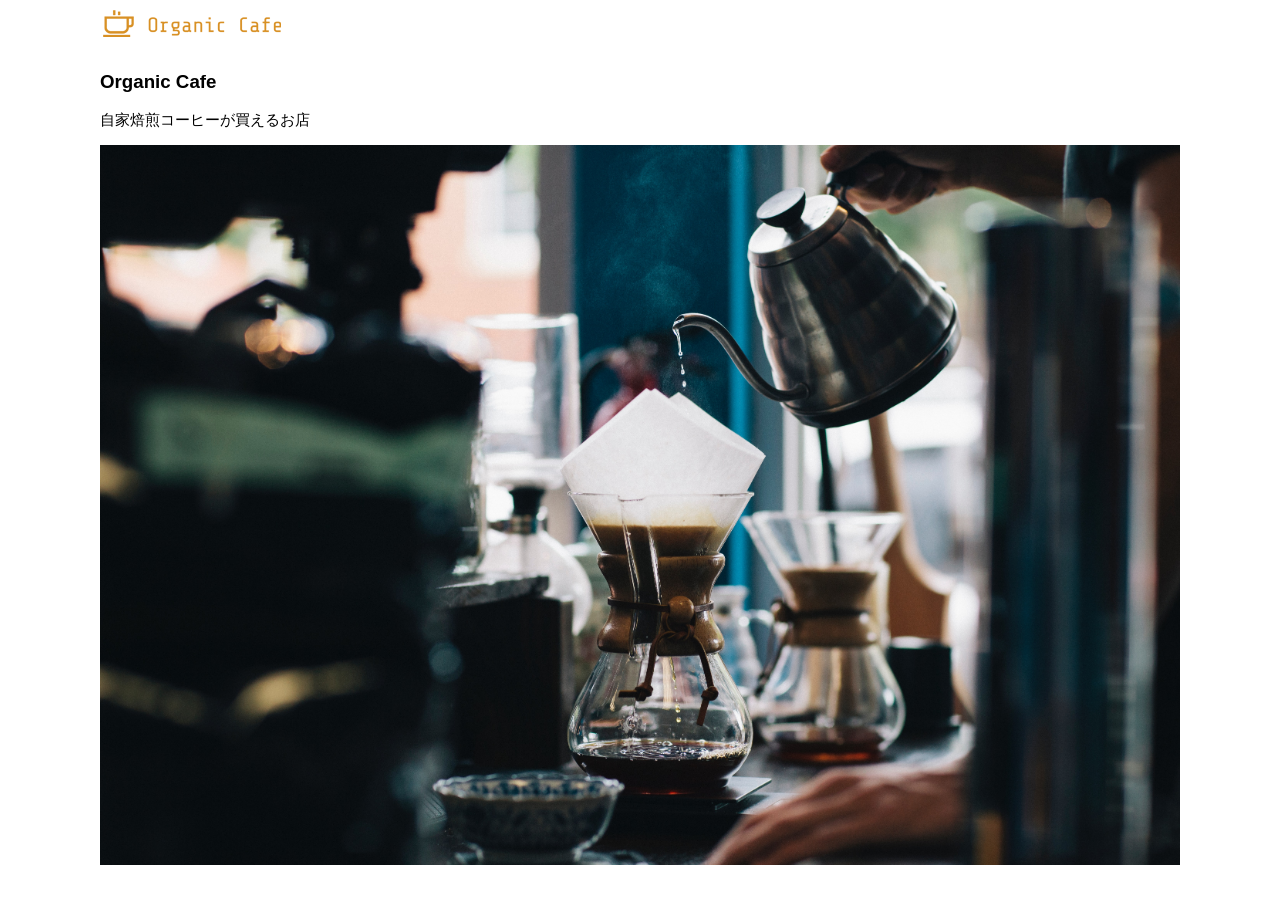
<file: html-css-kadai_013/index.html>
<!DOCTYPE html>
     <html>
 <head>
   <title>Organik Cafe  </title>
    <meta charset="UTF-8">
    <meta name="description" content="自家焙煎のコーヒーがお家で楽しめるOrganic Cafe">
     <meta name="viewport" content="width=device-width, initial-scale=1.0">
    <link rel="stylesheet" href="style.css">
 </head>
 <body>
   <header>
      <!-- ロゴ -->
      <a href="index.html" id="logo"><img src="images/logo.png" alt="トップページに戻る"/></a>

      <!-- PC用ナビゲーション -->
      <nav id="nav-pc">
        <a href="index.html#concept">CONCEPT</a>
        <a href="index.html#product">PRODUCT</a>
        <a href="index.html#contact">CONTACT</a>
      </nav>

  <img id="menu-sp"    src="images/button-menu.png" alt="ナビゲーションを開く"onclick="document.getElementById('nav-sp').style.display = 'block'">
  <nav id="nav-sp">
     <ul>
      <li>
            <img id="close" src="images/button-close.png" alt="ナビゲーションを閉じる" onclick="document.getElementById('nav-sp').style.display = 'none'"> 
       </li>
       <li>
        <a id="logo-sp"  href="index.html" onclick="document.getElementById('nav-sp').style.display = 'none'">
          <img src="images/logo-sp.png" alt="トップページに戻る">
        </a>
       </li>
       <li>
        <a class="menu" href="index.html#concept" onclick="document.getElementById('nav-sp').style.display = 'none'">
        CONCEPT
        </a>
       </li>
       <li>
        <a class="menu" href="index.html#product" onclick="document.getElementById('nav-sp').style.display = 'none'">
        PRODUCT
        </a>
       </li>
       <li>
        <a class="menu" href="index.html#contact" onclick="document.getElementById('nav-sp').style.display = 'none'">
        CONTACT
        </a>
       </li>
     </ul>
  </nav>
  </header>
      <main>
      <article>
        <!-- メインビジュアル -->
        <section id="main-visual">
          <div id="main-message">
            <h1>Organic Cafe</h1>
            <p>自家焙煎コーヒーが買えるお店</p>
          </div>
          <img src="images/main-image.jpg" alt="コーヒーをハンドドリップで淹れる画像"/>
        </section>
      </article>
    </main>

  </body>
  </html>
</file>
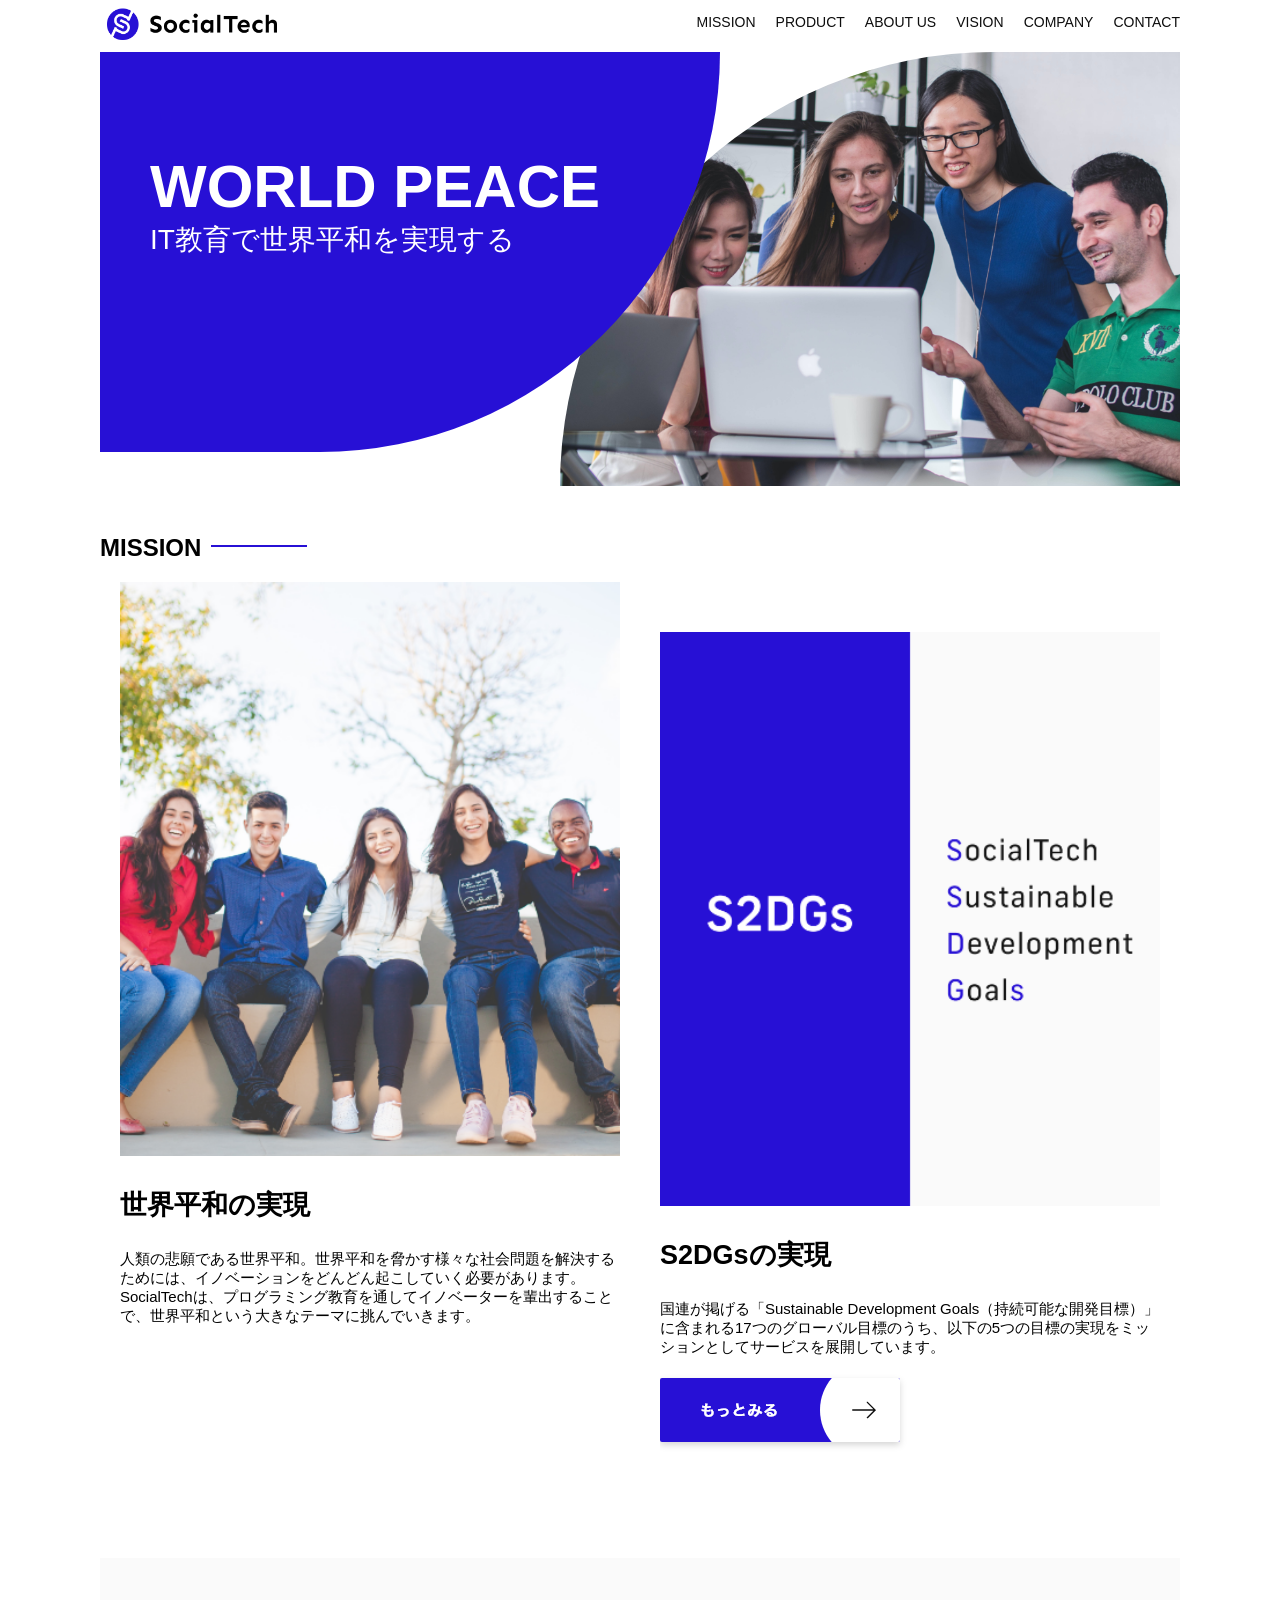
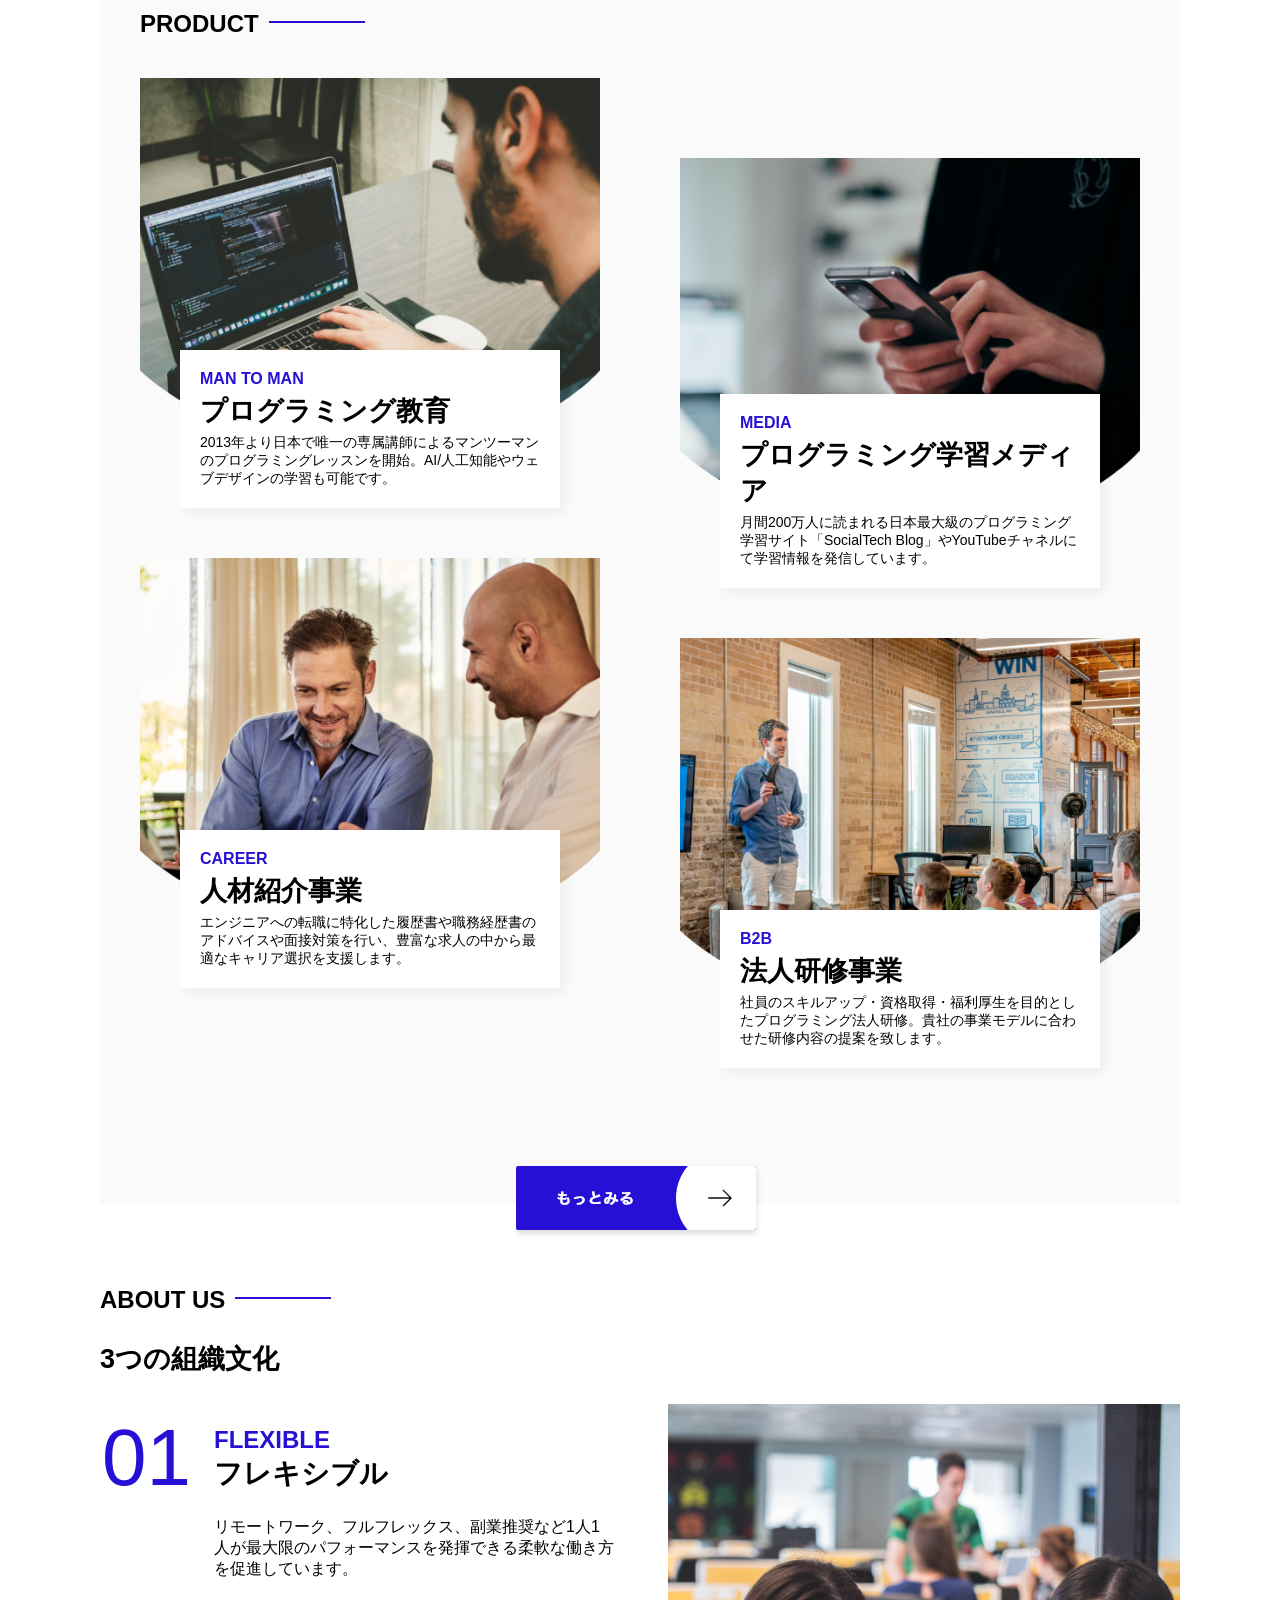
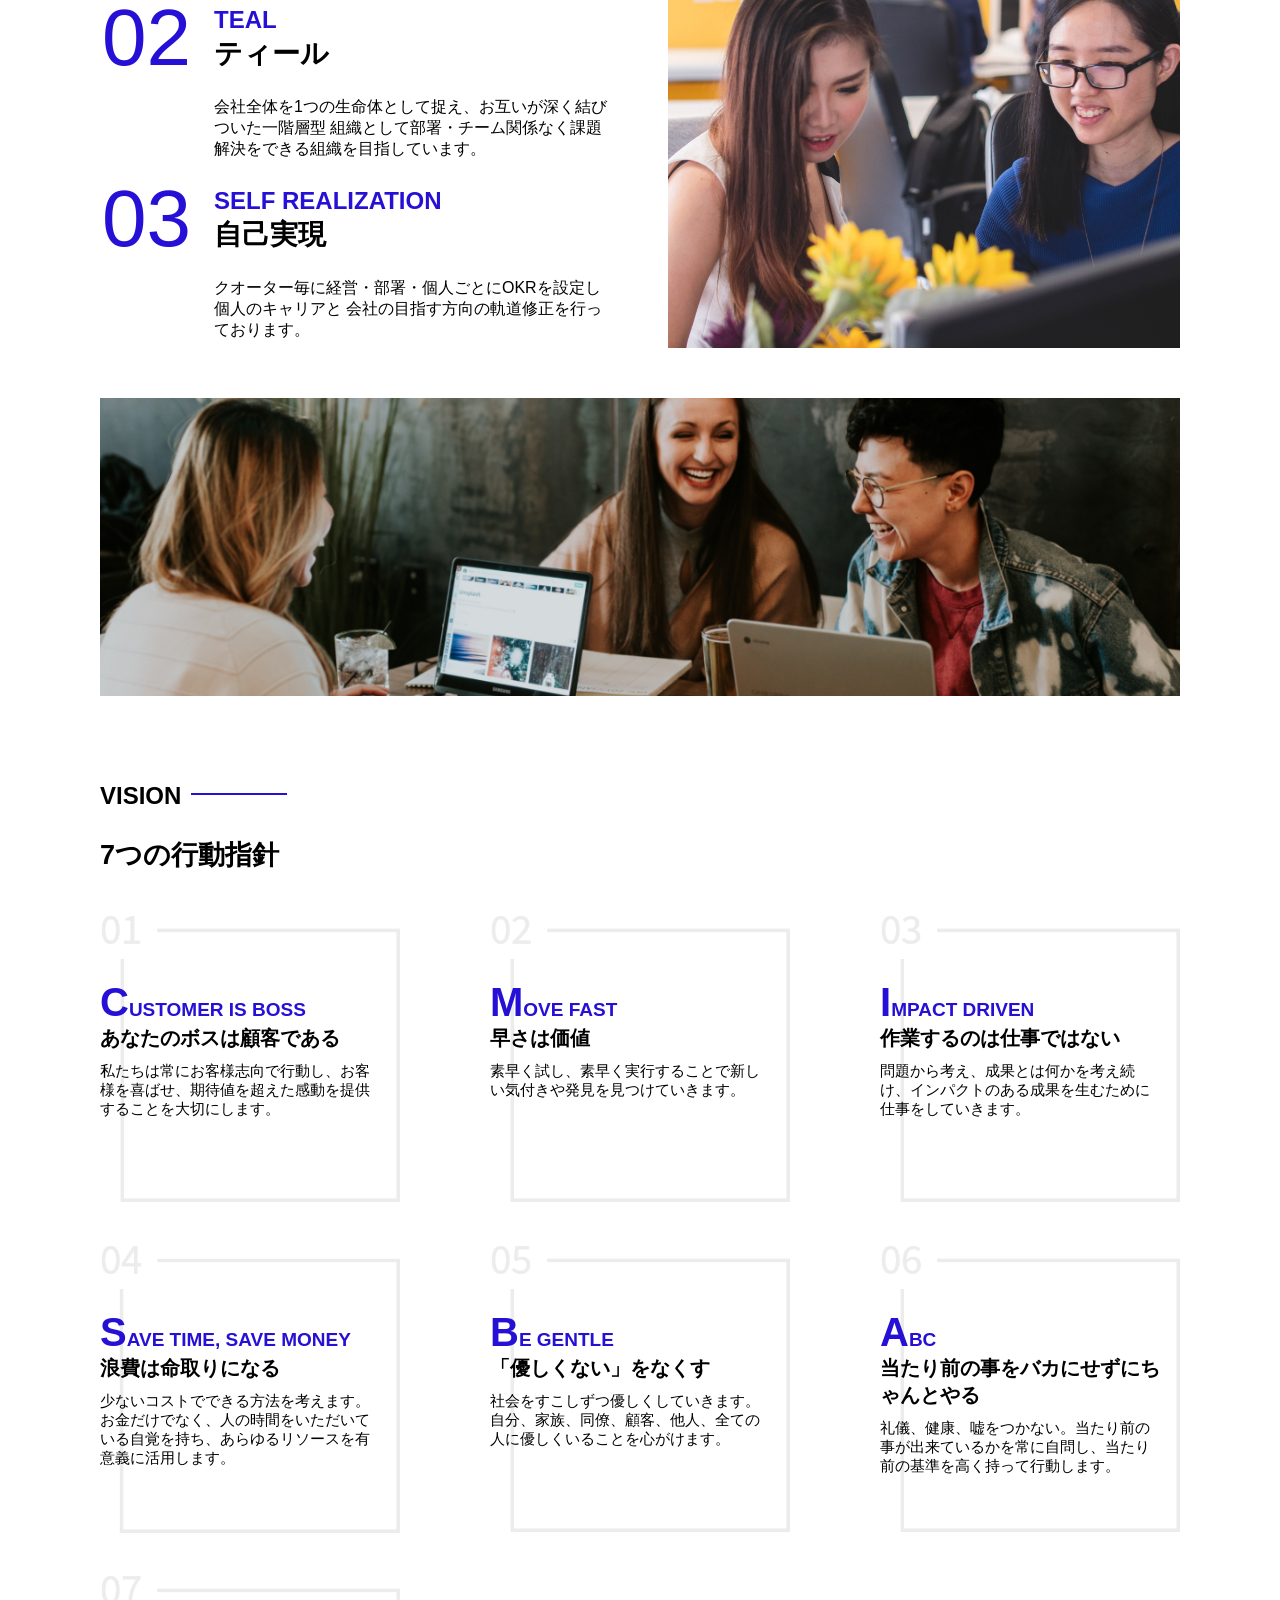
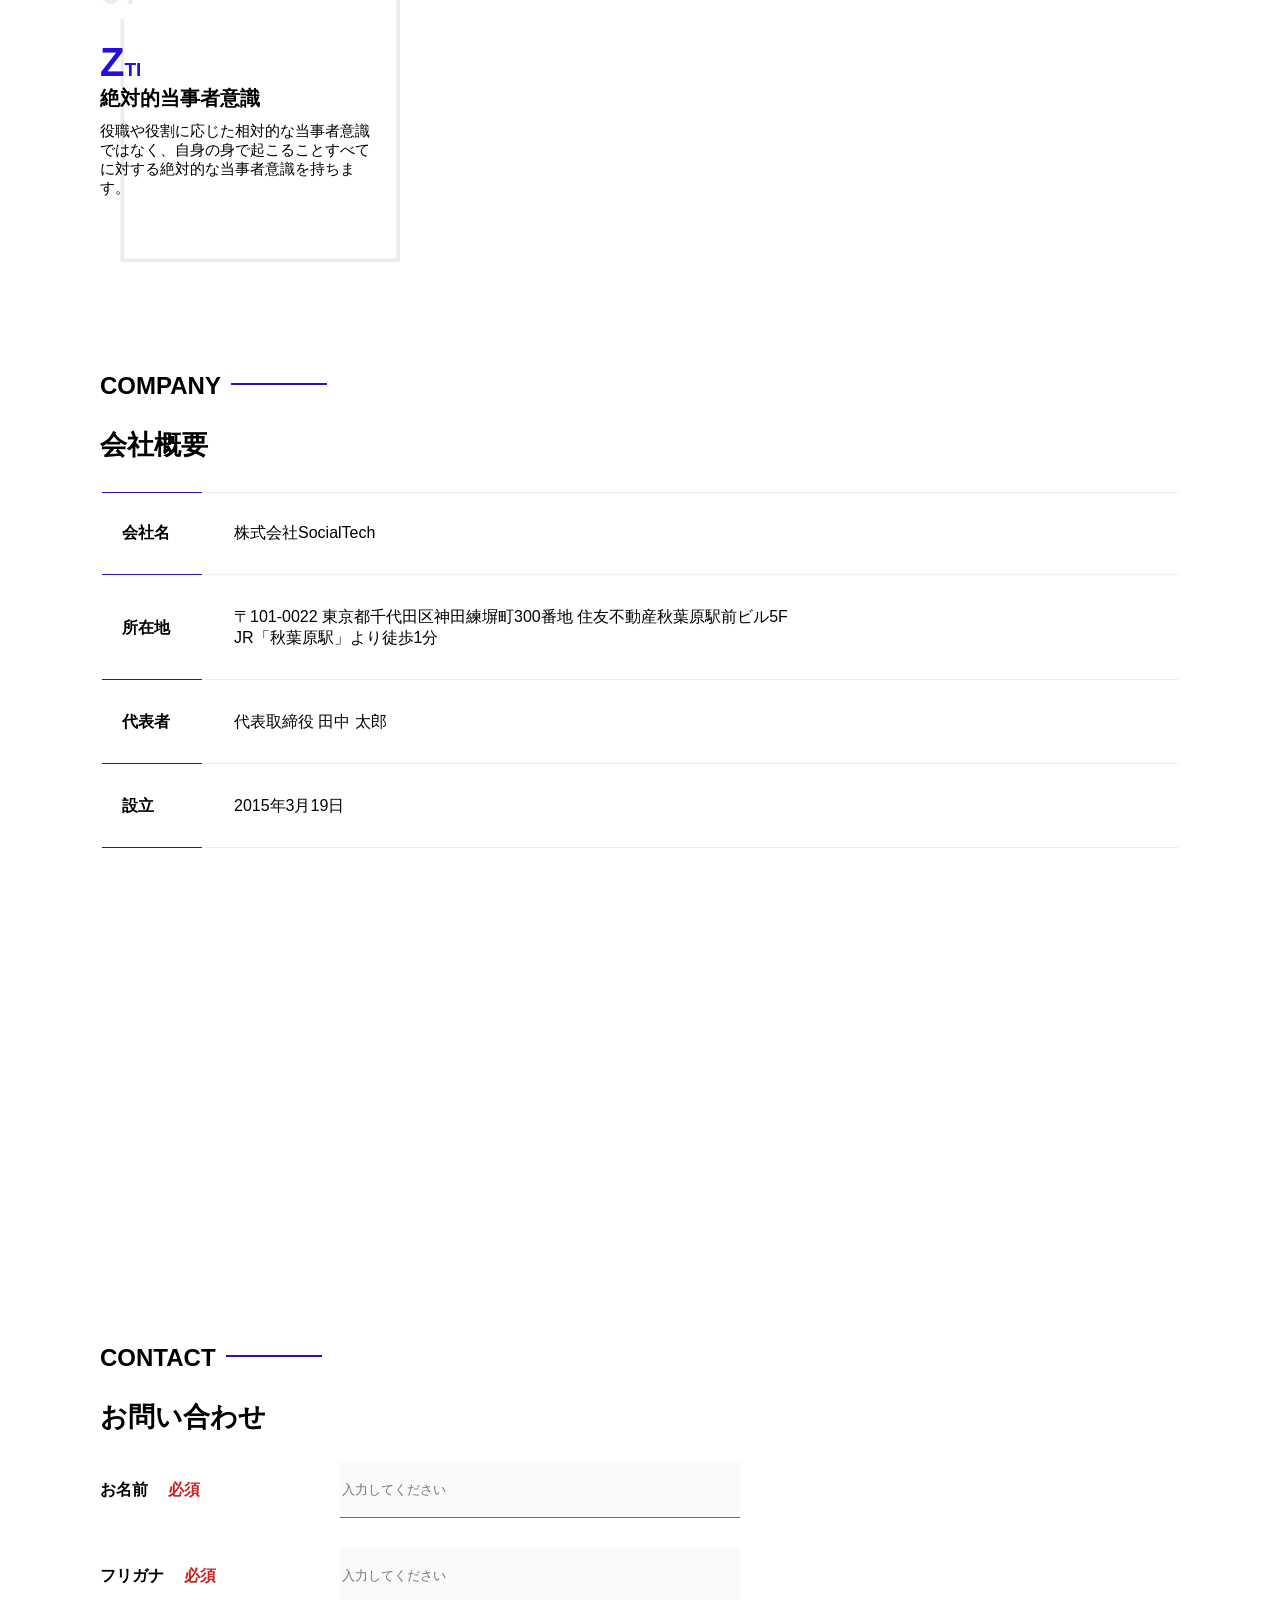
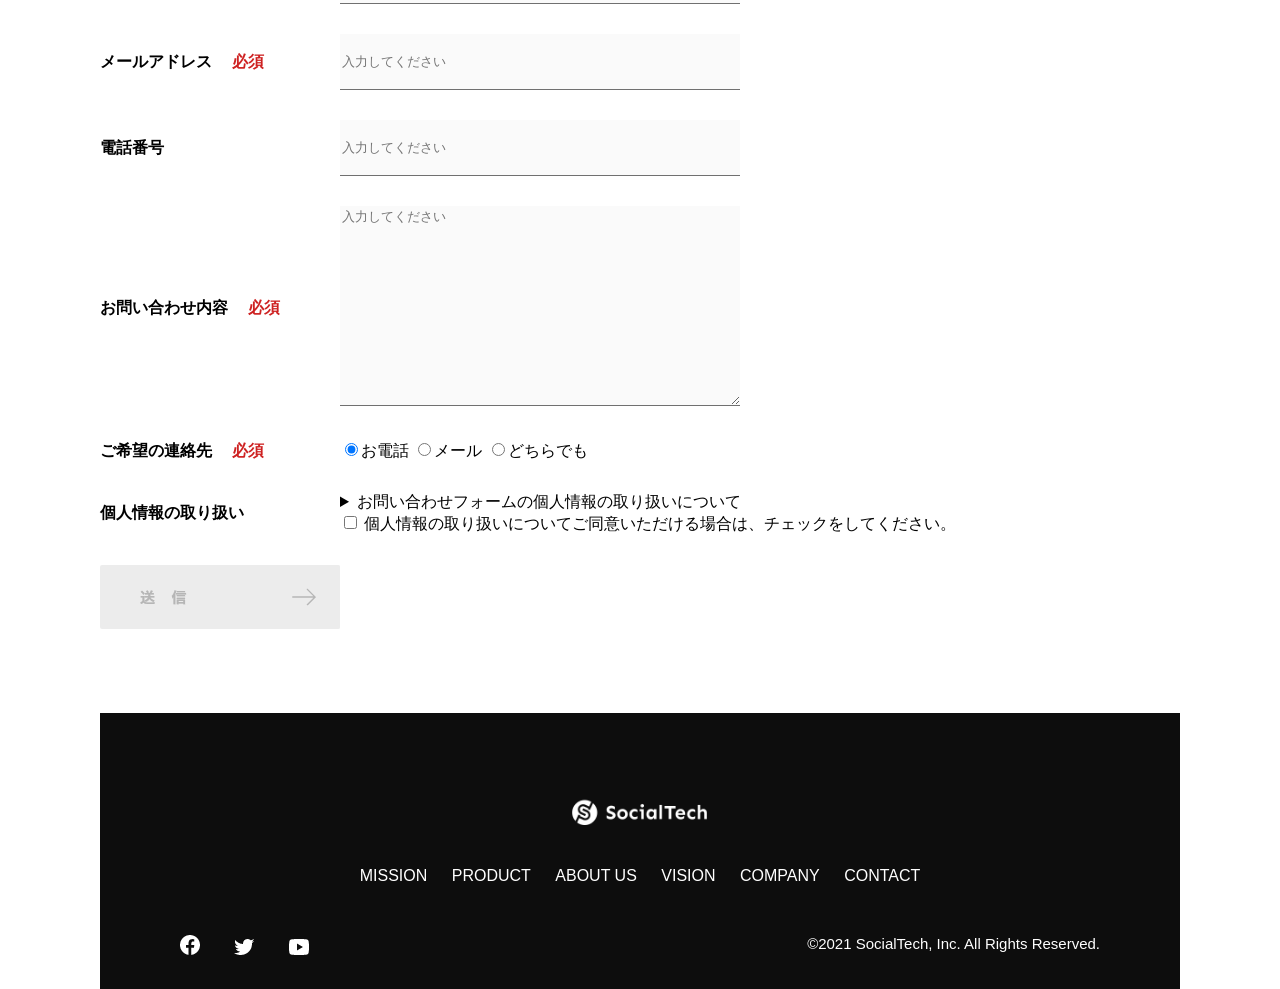
<file: kadai_tutorial_output/socialtech/index.html>
<!DOCTYPE html>
<html>
  <head>
    <title>SocialTech</title>
    <meta charset="utf-8">
    <meta name="description" content="SocialTechはEdTech業界のリーディングカンパニーを目指します。">
    <meta name="viewport" content="width=device-width, initial-scale=1.0">
    <link rel="stylesheet" href="style.css">
  </head>

  <body>
    <!-- ヘッダー -->
    <header>
      <!-- ロゴ -->
      <a href="index.html" id="logo">
        <img src="images/logo.png" alt="トップページに戻る">
      </a>

      <!-- PC用ナビゲーション -->
      <nav id="nav-pc">
        <ul>
          <li><a href="mission.html">MISSION</a></li>
          <li><a href="product.html">PRODUCT</a></li>
          <li><a href="index.html#aboutus">ABOUT US</a></li>
          <li><a href="index.html#vision">VISION</a></li>
          <li><a href="index.html#company">COMPANY</a></li>
          <li><a href="index.html#contact">CONTACT</a></li>
        </ul>
      </nav>

      <!-- スマホ用メニューボタン -->
      <button id="menu-sp" onclick="document.getElementById('nav-sp').style.display = 'block'">
        <img src="images/button-menu.png" alt="ナビゲーションを開く">
      </button>

      <!-- スマホ用ナビゲーション -->
      <div id="nav-sp">
        <button id="close" onclick="document.getElementById('nav-sp').style.display = 'none'">
          <img src="images/button-close.png" alt="ナビゲーションを閉じる">
        </button>

        <nav>
          <ul>
            <li>
              <a id="logo-sp" href="index.html" onclick="document.getElementById('nav-sp').style.display = 'none'"><img src="images/logo-sp.png" alt="トップページに戻る"></a>
            </li>
            <li><a class="menu" href="mission.html" onclick="document.getElementById('nav-sp').style.display = 'none'">MISSION</a></li>
            <li><a class="menu" href="product.html" onclick="document.getElementById('nav-sp').style.display = 'none'">PRODUCT</a></li>
            <li><a class="menu" href="index.html#aboutus" onclick="document.getElementById('nav-sp').style.display = 'none'">ABOUT US</a></li>
            <li><a class="menu" href="index.html#vision" onclick="document.getElementById('nav-sp').style.display = 'none'">VISION</a></li>
            <li><a class="menu" href="index.html#company" onclick="document.getElementById('nav-sp').style.display = 'none'">COMPANY</a></li>
            <li><a class="menu" href="index.html#contact" onclick="document.getElementById('nav-sp').style.display = 'none'">CONTACT</a></li>
          </ul>
        </nav>
        <div id="sns">
          <a href="https://www.facebook.com/sejuku2013">
            <img src="images/button-facebook.png" alt="Facebookのリンク">
          </a>
          <a href="https://twitter.com/samuraijuku">
            <img src="images/button-twitter.png" alt="Twitterのリンク">
          </a>
          <a href="https://www.youtube.com/channel/UCCFOQO5aDK0xXam4cUQXT8g">
            <img src="images/button-youtube.png" alt="YouTubeのリンク">
          </a>
        </div>
      </div>
    </header>

    <main>
      <article>
        <!-- メインビジュアル -->
        <section id="main-visual">
          <div id="main-message">
            <h1>WORLD PEACE</h1>
            <p>IT教育で世界平和を実現する</p>
          </div>
          <img src="images/index/index-main.png" alt="PCの周りに集まる多国籍の仲間たち">
        </section>

        <!-- ミッション -->
        <section id="mission">
          <h2 class="index-h2">MISSION</h2>
          <div id="mission-flex">
            <div>
              <img id="mission-photo" src="images/index/index-mission.png" alt="屋外のベンチで写真を撮影する多国籍の仲間たち">
              <h3>世界平和の実現</h3>
              <p>人類の悲願である世界平和。世界平和を脅かす様々な社会問題を解決するためには、イノベーションをどんどん起こしていく必要があります。SocialTechは、プログラミング教育を通してイノベーターを輩出することで、世界平和という大きなテーマに挑んでいきます。</p>
            </div>
            <div>
              <img id="s2dgs" src="images/index/s2dgs.png" alt="S2DGs">
              <h3>S2DGsの実現</h3>
              <p>国連が掲げる「Sustainable Development Goals（持続可能な開発目標）」に含まれる17つのグローバル目標のうち、以下の5つの目標の実現をミッションとしてサービスを展開しています。</p>
              <a href="mission.html">
                <img src="images/button-more.png" alt="もっとみる">
              </a>
            </div>
          </div>
        </section>

        <!-- プロダクト -->
        <section id="product">
          <h2 class="index-h2">PRODUCT</h2>
          <div class="product-flex">
            <div id="product-left">
              <div>
                <img class="product-photo" src="images/index/index-mantoman.png" alt="PCでコードを書く男性">
                <div class="product-explain">
                  <span>MAN TO MAN</span>
                  <h3>プログラミング教育</h3>
                  <p>2013年より日本で唯一の専属講師によるマンツーマンのプログラミングレッスンを開始。AI/人工知能やウェブデザインの学習も可能です。</p>
                </div>
              </div>
              <div>
                <img class="product-photo" src="images/index/index-career.png" alt="笑顔で話し合う2人の男性">
                <div class="product-explain">
                  <span>CAREER</span>
                  <h3>人材紹介事業</h3>
                  <p>エンジニアへの転職に特化した履歴書や職務経歴書のアドバイスや面接対策を行い、豊富な求人の中から最適なキャリア選択を支援します。</p>
                </div>
              </div>
            </div>
            <div id="product-right">
              <div>
                <img class="product-photo" src="images/index/index-media.png" alt="スマートフォンを操作する人">
                <div class="product-explain">
                  <span>MEDIA</span>
                  <h3>プログラミング学習メディア</h3>
                  <p>月間200万人に読まれる日本最大級のプログラミング学習サイト「SocialTech Blog」やYouTubeチャネルにて学習情報を発信しています。</p>
                </div>
              </div>
              <div>
                <img class="product-photo" src="images/index/index-b2b.png" alt="講演中の男性とそれを聴く人々">
                <div class="product-explain">
                  <span>B2B</span>
                  <h3>法人研修事業</h3>
                  <p>社員のスキルアップ・資格取得・福利厚生を目的としたプログラミング法人研修。貴社の事業モデルに合わせた研修内容の提案を致します。</p>
                </div>
              </div>
            </div>
          </div>
          <div id="product-more">
            <a href="product.html">
              <img src="images/button-more.png" alt="もっとみる">
            </a>
          </div>
        </section>

        <!-- ABOUT US -->
        <section id="aboutus">
          <h2 class="index-h2">ABOUT US</h2>
          <h3>3つの組織文化</h3>
          <div>
            <table class="culture-table">
              <tr>
                <td class="culture-num">01</td>
                <th><span class="culture-en">FLEXIBLE</span><br>フレキシブル</th>
              </tr>
              <tr>
                <td>
                  <!--空のセル-->
                </td>
                <td class="culture-description">リモートワーク、フルフレックス、副業推奨など1人1人が最大限のパフォーマンスを発揮できる柔軟な働き方を促進しています。</td>
              </tr>
              <tr>
                <td class="culture-num">02</td>
                <th><span class="culture-en">TEAL</span><br>ティール</th>
              </tr>
              <tr>
                <td>
                  <!--空のセル-->
                </td>
                <td class="culture-description">会社全体を1つの生命体として捉え、お互いが深く結びついた一階層型 組織として部署・チーム関係なく課題解決をできる組織を目指しています。</td>
              </tr>
              <tr>
                <td class="culture-num">03</td>
                <th><span class="culture-en">SELF REALIZATION</span><br>自己実現</th>
              </tr>
              <tr>
                <td>
                  <!--空のセル-->
                </td>
                <td class="culture-description">クオーター毎に経営・部署・個人ごとにOKRを設定し個人のキャリアと 会社の目指す方向の軌道修正を行っております。</td>
              </tr>
            </table>
            <img class="culture-img" src="images/index/index-aboutus1.png" alt="笑顔で話し合う2人の女性">
          </div>
          <img class="culture-img2" src="images/index/index-aboutus2.png" alt="笑顔で話し合う3人の男女">
        </section>

        <!-- VISION -->
        <section id="vision">
          <h2 class="index-h2">VISION</h2>
          <h3>7つの行動指針</h3>
          <div>
            <div class="vision-box">
              <img src="images/index/vision-01.png" alt="01">
              <div>
                <h4>CUSTOMER IS BOSS</h4>
                <h5>あなたのボスは顧客である</h5>
                <p>私たちは常にお客様志向で行動し、お客様を喜ばせ、期待値を超えた感動を提供することを大切にします。</p>
              </div>
            </div>
            <div class="vision-box">
              <img src="images/index/vision-02.png" alt="02">
              <div>
                <h4>MOVE FAST</h4>
                <h5>早さは価値</h5>
                <p>素早く試し、素早く実行することで新しい気付きや発見を見つけていきます。</p>
              </div>
            </div>
            <div class="vision-box">
              <img src="images/index/vision-03.png" alt="03">
              <div>
                <h4>IMPACT DRIVEN</h4>
                <h5>作業するのは仕事ではない</h5>
                <p>問題から考え、成果とは何かを考え続け、インパクトのある成果を生むために仕事をしていきます。</p>
              </div>
            </div>
            <div class="vision-box">
              <img src="images/index//vision-04.png" alt="04">
              <div>
                <h4>SAVE TIME, SAVE MONEY</h4>
                <h5>浪費は命取りになる</h5>
                <p>少ないコストでできる方法を考えます。お金だけでなく、人の時間をいただいている自覚を持ち、あらゆるリソースを有意義に活用します。</p>
              </div>
            </div>
            <div class="vision-box">
              <img src="images/index/vision-05.png" alt="05">
              <div>
                <h4>BE GENTLE</h4>
                <h5>「優しくない」をなくす</h5>
                <p>社会をすこしずつ優しくしていきます。自分、家族、同僚、顧客、他人、全ての人に優しくいることを心がけます。</p>
              </div>
            </div>
            <div class="vision-box">
              <img src="images/index/vision-06.png" alt="06">
              <div>
                <h4>ABC</h4>
                <h5>当たり前の事をバカにせずにちゃんとやる</h5>
                <p>礼儀、健康、嘘をつかない。当たり前の事が出来ているかを常に自問し、当たり前の基準を高く持って行動します。</p>
              </div>
            </div>
            <div class="vision-box">
              <img src="images/index/vision-07.png" alt="07">
              <div>
                <h4>ZTI</h4>
                <h5>絶対的当事者意識</h5>
                <p>役職や役割に応じた相対的な当事者意識ではなく、自身の身で起こることすべてに対する絶対的な当事者意識を持ちます。</p>
              </div>
            </div>
          </div>
        </section>

        <!-- COMPANY -->
        <section id="company">
          <h2 class="index-h2">COMPANY</h2>
          <h3>会社概要</h3>
          <table id="company-table">
            <tr>
              <th class="tableheader tableheader-first">会社名</th>
              <td class="cell cell-first">株式会社SocialTech</td>
            </tr>
            <tr>
              <th class="tableheader">所在地</th>
              <td class="cell">〒101-0022 東京都千代田区神田練塀町300番地 住友不動産秋葉原駅前ビル5F<br>JR「秋葉原駅」より徒歩1分</td>
            </tr>
            <tr>
              <th class="tableheader">代表者</th>
              <td class="cell">代表取締役 田中 太郎</td>
            </tr>
            <tr>
              <th class="tableheader">設立</th>
              <td class="cell">2015年3月19日</td>
            </tr>
          </table>
          <iframe src="https://www.google.com/maps/embed?pb=!1m18!1m12!1m3!1d3240.0688551336807!2d139.7720776771055!3d35.69992317258124!2m3!1f0!2f0!3f0!3m2!1i1024!2i768!4f13.1!3m3!1m2!1s0x60188fee13660e23%3A0x77137876edf742ac!2z5L2P5Y-L5LiN5YuV55Sj56eL6JGJ5Y6f6aeF5YmN44OT44Or!5e0!3m2!1sja!2sjp!4v1704858013291!5m2!1sja!2sjp" style="border: 0" allowfullscreen="" loading="lazy"></iframe>
        </section>

        <!-- お問い合わせフォーム -->
        <section id="contact">
          <h2 class="index-h2">CONTACT</h2>
          <h3>お問い合わせ</h3>
          <form>
            <div>
              <div class="contact-heading">
                <label class="contact-label">お名前<span class="contact-span">必須</span></label>
              </div>
              <div>
                <input type="text" name="name" placeholder="入力してください" class="contact-textbox">
              </div>
            </div>
            <div>
              <div class="contact-heading">
                <label class="contact-label">フリガナ<span class="contact-span">必須</span></label>
              </div>
              <div>
                <input type="text" name="hurigana" placeholder="入力してください" class="contact-textbox">
              </div>
            </div>
            <div>
              <div class="contact-heading">
                <label class="contact-label">メールアドレス<span class="contact-span">必須</span></label>
              </div>
              <div>
                <input type="text" name="email" placeholder="入力してください" class="contact-textbox">
              </div>
            </div>
            <div>
              <div class="contact-heading">
                <label class="contact-label">電話番号</label>
              </div>
              <div>
                <input type="text" name="tel" placeholder="入力してください" class="contact-textbox">
              </div>
            </div>
            <div>
              <div class="contact-heading">
                <label class="contact-label">お問い合わせ内容<span class="contact-span">必須</span></label>
              </div>
              <div>
                <textarea class="contact-textarea" placeholder="入力してください" name="message"></textarea>
              </div>
            </div>
            <div>
              <div class="contact-heading">
                <label class="contact-label">ご希望の連絡先<span class="contact-span">必須</span></label>
              </div>
              <div><input class="radiobutton" type="radio" value="tel" name="contact" checked><label>お電話</label> <input class="radiobutton" type="radio" value="mail" name="contact"><label>メール</label> <input class="radiobutton" type="radio" value="both" name="contact"><label>どちらでも</label></div>
            </div>
            <div>
              <div class="contact-heading">
                <label class="contact-label">個人情報の取り扱い</label>
              </div>
              <div>
                <details>
                  <summary>お問い合わせフォームの個人情報の取り扱いについて</summary>
                  <div>
                    <dl>
                      <dt>１．組織の名称又は氏名</dt>
                      <dd>株式会社SocialTech</dd>
                      <dt>２．個人情報保護管理者（若しくはその代理人）の氏名又は職名、所属及び連絡先</dt>
                      <dd>
                        <p>鈴木 一郎 コーポレート部</p>
                        <p>メールアドレス：samurai@example.com</p>
                        <p>TEL：03-1234-5678</p>
                      </dd>
                      <dt>３．個人情報の利用目的</dt>
                      <dd>
                        <ul>
                          <li>・本サービス及び本サービスに関連する情報の提供又はそれらに関する連絡のため</li>
                          <li>・ユーザーの本人確認のため</li>
                          <li>・当社サービスのご案内のため</li>
                          <li>・当社の商品等の広告または宣伝（電子メールによるものを含むものとします。）</li>
                        </ul>
                      </dd>
                      <dt>４．個人情報の取り扱い業務の委託</dt>
                      <dd>個人情報の取扱業務の全部または一部を外部に業務委託する場合があります。その際、弊社は、個人情報を適切に保護できる管理体制を敷き実行していることを条件として委託先を厳選したうえで、機密保持契約を委託先と締結し、お客様の個人情報を厳密に管理させます。</dd>
                      <dt>５．個人情報の開示等の請求</dt>
                      <dd>
                        お客様は、弊社に対してご自身の個人情報の開示等（利用目的の通知、開示、内容の訂正・追加・削除、利用の停止または消去、第三者への提供の停止）に関して、当社問合わせ窓口に申し出ることができます。<br>
                        その際、弊社はお客様ご本人を確認させていただいたうえで、合理的な期間内に対応いたします。<br>
                        なお、個人情報に関する弊社問合わせ先は、次の通りです。
                      </dd>
                      <dd>
                        <p>株式会社SocialTech　個人情報問合せ窓口</p>
                        <p>〒150-0043　東京都千代田区神田練塀町300番地 住友不動産秋葉原駅前ビル5F</p>
                        <p>メールアドレス：samurai@example.com　TEL：03-1234-5678</p>
                      </dd>

                      <dt>６．個人情報を提供されることの任意性について</dt>
                      <dd>お客様がご自身の個人情報を弊社に提供されるか否かは、お客様のご判断によりますが、もしご提供されない場合には、適切なサービスが提供できない場合がありますので予めご了承ください。</dd>
                    </dl>
                  </div>
                </details>
                <input type="checkbox" name="agree">
                <span>個人情報の取り扱いについてご同意いただける場合は、チェックをしてください。</span>
              </div>
            </div>
            <input type="image" src="images/button-submit.png" alt="送信する">
          </form>
        </section>
      </article>
    </main>

    <footer>
      <div id="footer-logo">
        <img src="images/logo-sp.png" alt="SocialTech">
      </div>
      <div id="footer-link">
        <a href="mission.html">MISSION</a>
        <a href="product.html">PRODUCT</a>
        <a href="index.html#aboutus">ABOUT US</a>
        <a href="index.html#vision">VISION</a>
        <a href="index.html#company">COMPANY</a>
        <a href="index.html#contact">CONTACT</a>
      </div>
      <div id="sns-footer">
        <div class="sns-btns">
          <a href="https://www.facebook.com/sejuku2013"><img src="images/button-facebook.png" alt="Facebookのリンク"></a>
          <a href="https://twitter.com/samuraijuku"><img src="images/button-twitter.png" alt="Twitterのリンク"></a>
          <a href="https://www.youtube.com/channel/UCCFOQO5aDK0xXam4cUQXT8g"><img src="images/button-youtube.png" alt="YouTubeのリンク"></a>
        </div>
        <p id="copyright">&copy;2021 SocialTech, Inc. All Rights Reserved.</p>
      </div>
    </footer>

  </body>
</html>
</file>
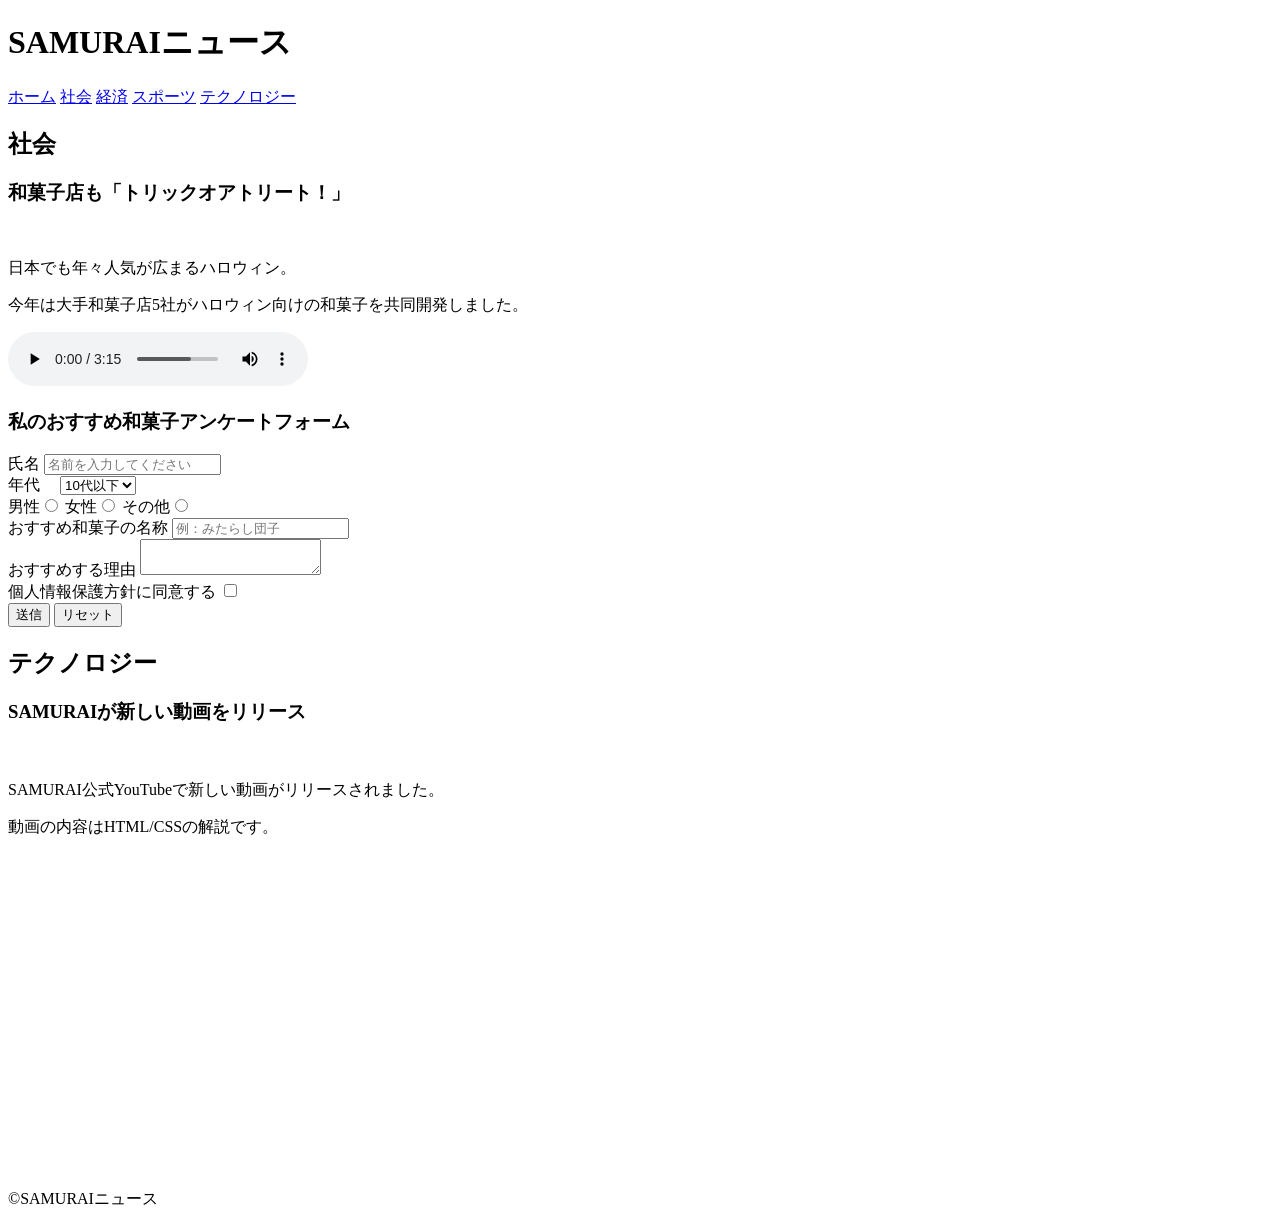
<file: kadai_008/kadai_008.html>
<!DOCTYPE html>
<html>
<head>
  <title>8章課題</title>
  <meta name="description" content="このページは8章の課題です。">
  <meta charset="UTF-8">
</head>
<body>
  <header>
    <h1>SAMURAIニュース</h1>
    <nav>
      <a href="https://www.sejuku.net/">ホーム</a>
      <a href="https://www.sejuku.net/">社会</a>
      <a href="https://www.sejuku.net/">経済</a>
      <a href="https://www.sejuku.net/">スポーツ</a>
      <a href="https://www.sejuku.net/">テクノロジー</a>
    </nav> 
  </header>
  <main>
    <article>
      <h2>社会</h2>
      <section>
        <h3>和菓子店も「トリックオアトリート！」</h3> <br>
        <p>日本でも年々人気が広まるハロウィン。</p> 
        <p>今年は大手和菓子店5社がハロウィン向けの和菓子を共同開発しました。</p> 
       </section>
       <audio src="ichi.mp3" controls></audio>
      <section>
        <h3>私のおすすめ和菓子アンケートフォーム</h3>
        <form>
          <label>氏名</label> 
          <input type="text" placeholder="名前を入力してください"><br>
         </label>年代</label> 
    　<select> 
      <option>10代以下</option> 
      <option>20代</option> 
      <option>30代</option> 
      <option>40代以上</option>
       </select>
       <br>
    
     <label>男性</label><input type="radio" name="gender"> 
     <label>女性</label><input type="radio" name="gender"> 
     <label>その他</label><input type="radio" name="gender"> 
     <br>
     <label>おすすめ和菓子の名称</label> 
          <input type="text" placeholder="例：みたらし団子"><br>
     <label>おすすめする理由</label> 
    <textarea></textarea> 
    <br> 
       
    <label>個人情報保護方針に同意する</label> 
    <input type="checkbox"> 
    <br> 
    
    <input type="submit" value="送信"> 
    <input type="reset" value="リセット">
  </form>
      </section>
    </article>
    <article>
      <h2>テクノロジー</h2>
      <section>
          <h3>SAMURAIが新しい動画をリリース</h3>
    　　　<br>
    <p>SAMURAI公式YouTubeで新しい動画がリリースされました。</p> 
    <p>動画の内容はHTML/CSSの解説です。</p> 
   </article>
   <iframe width="560" height="315" src="https://www.youtube.com/embed/2JLiGSUohEo?si=I_yxorqqlr4mlUKs&amp;start=2" title="YouTube video player" frameborder="0" allow="accelerometer; autoplay; clipboard-write; encrypted-media; gyroscope; picture-in-picture; web-share" referrerpolicy="strict-origin-when-cross-origin" allowfullscreen></iframe>
   
  </main>
  <footer>
     <p>&copy;SAMURAIニュース</p>
  </footer>
</body>
</html>
</file>
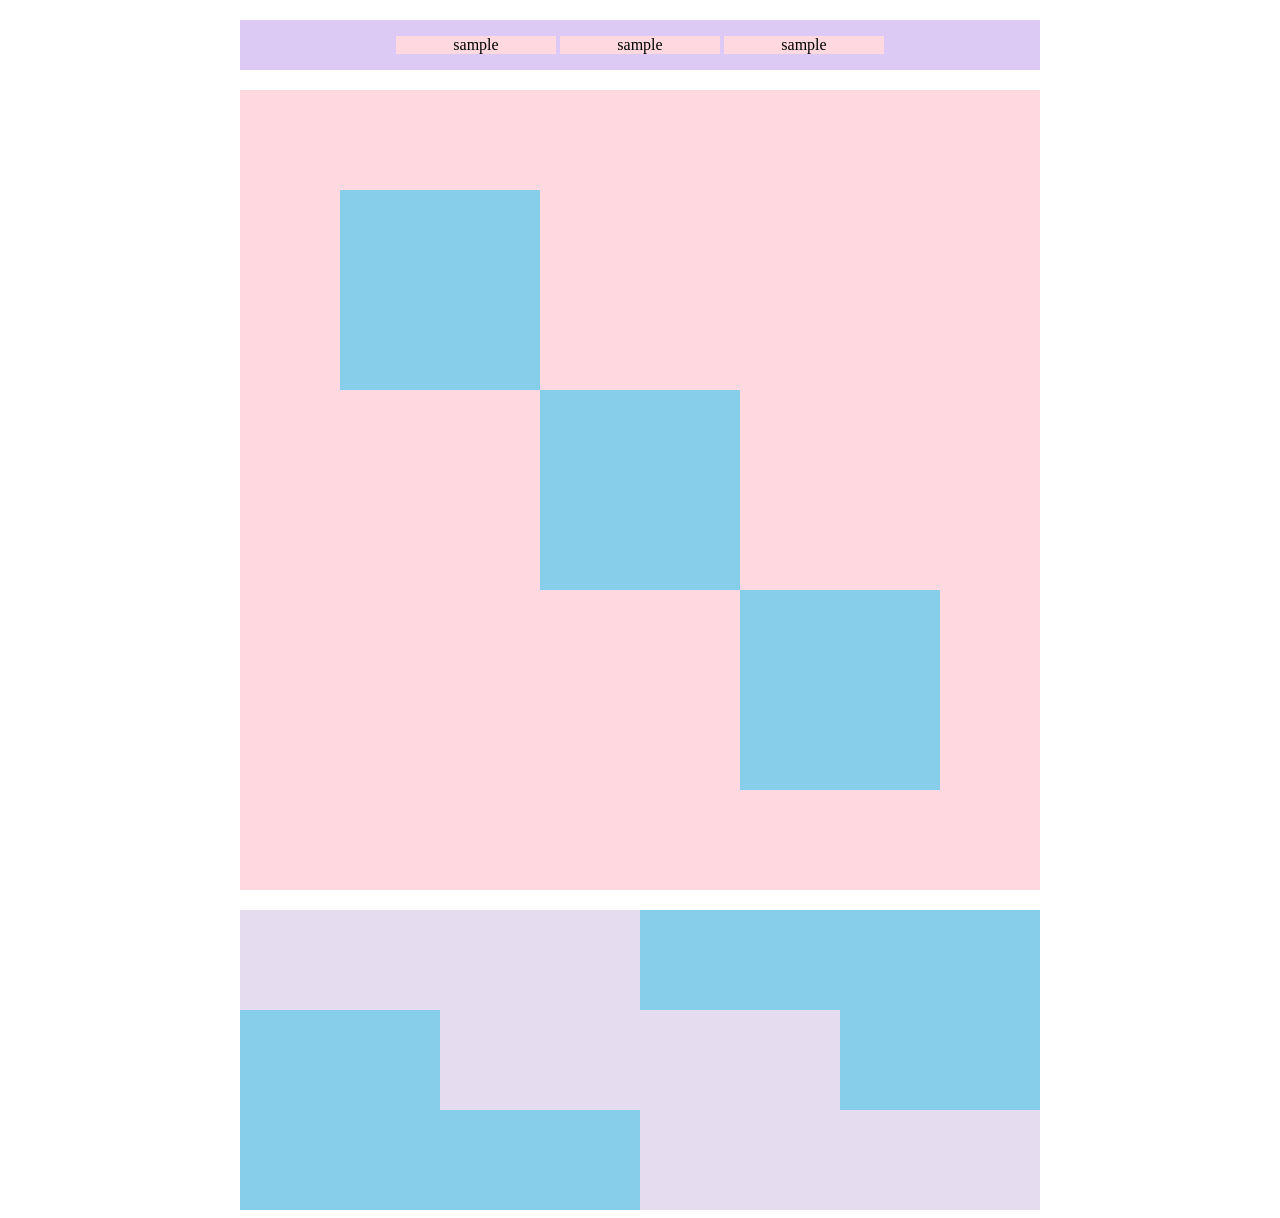
<file: kadai_018/kadai_018.html>
<!DOCTYPE html>
<html>
<head>
  <meta charset="UTF-8">
  <link rel="stylesheet" href="style.css">
  <meta name="description" content="このページは18章の課題です。">
  <title>18章課題</title>
</head>
<body>
  <div id="top">
    <p class="top-child">sample</p>
    <p class="top-child">sample</p>
    <p class="top-child">sample</p>
  </div>
  <div id="middle">
    <div id="middle-child01"></div>
    <div id="middle-child02"></div>
    <div id="middle-child03"></div>
  </div>
  <div id="bottom">
    <div id="bottom-child01"></div>
    <div id="bottom-child02"></div>
    <div id="bottom-child03"></div>
  </div>
</body>
</html>
</file>
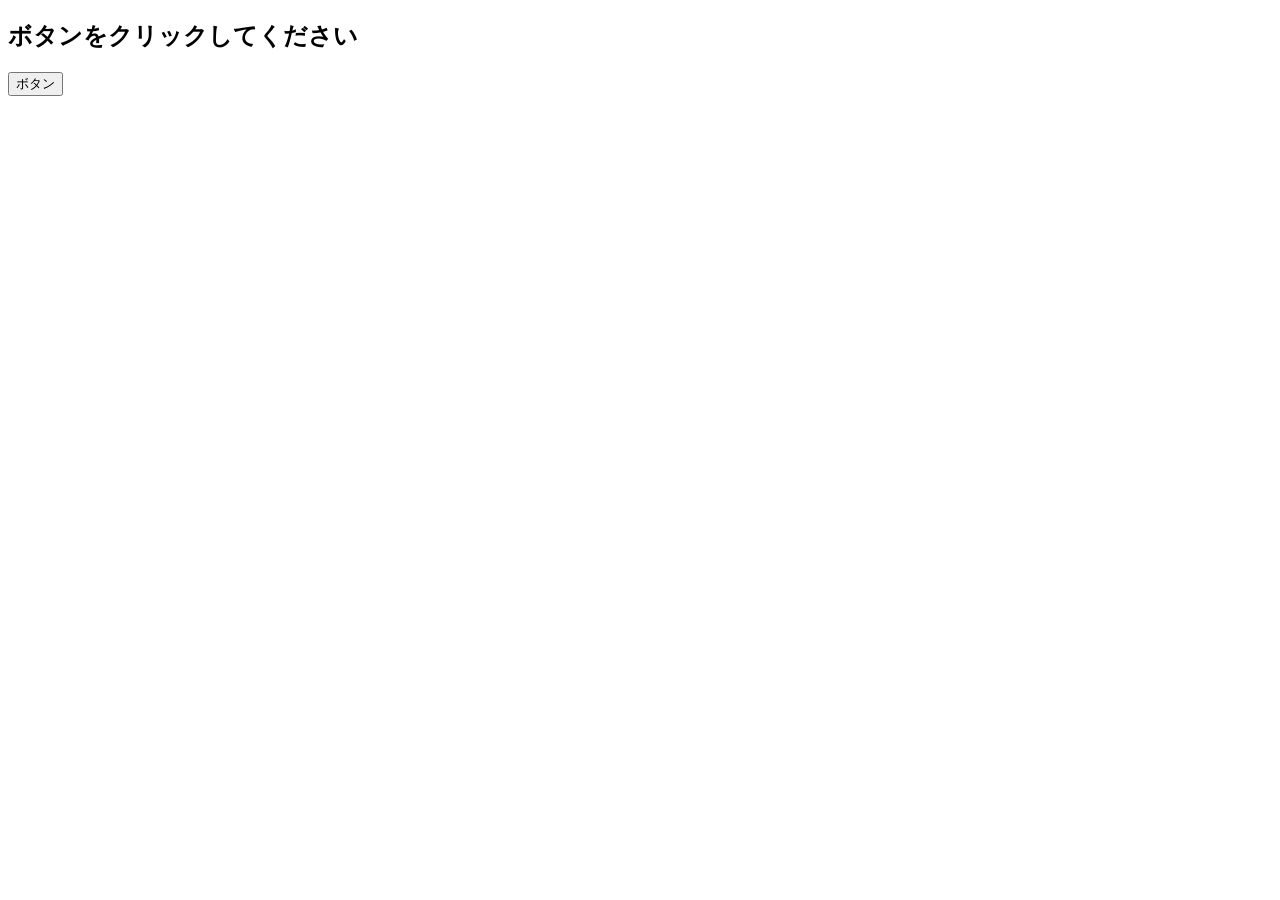
<file: kadai_020/event.html>
<!DOCTYPE html>
<html lang="ja">
<head>
  <title>JavaScriptの基礎を学ぼう_20章課題</title>                                 
  <meta charset="UTF-8">
</head>
<body>
    <h2 id="text">ボタンをクリックしてください</h2>
    <button id="btn">ボタン</button>
    <script src="event.js"></script>
</body>
</html>
</file>
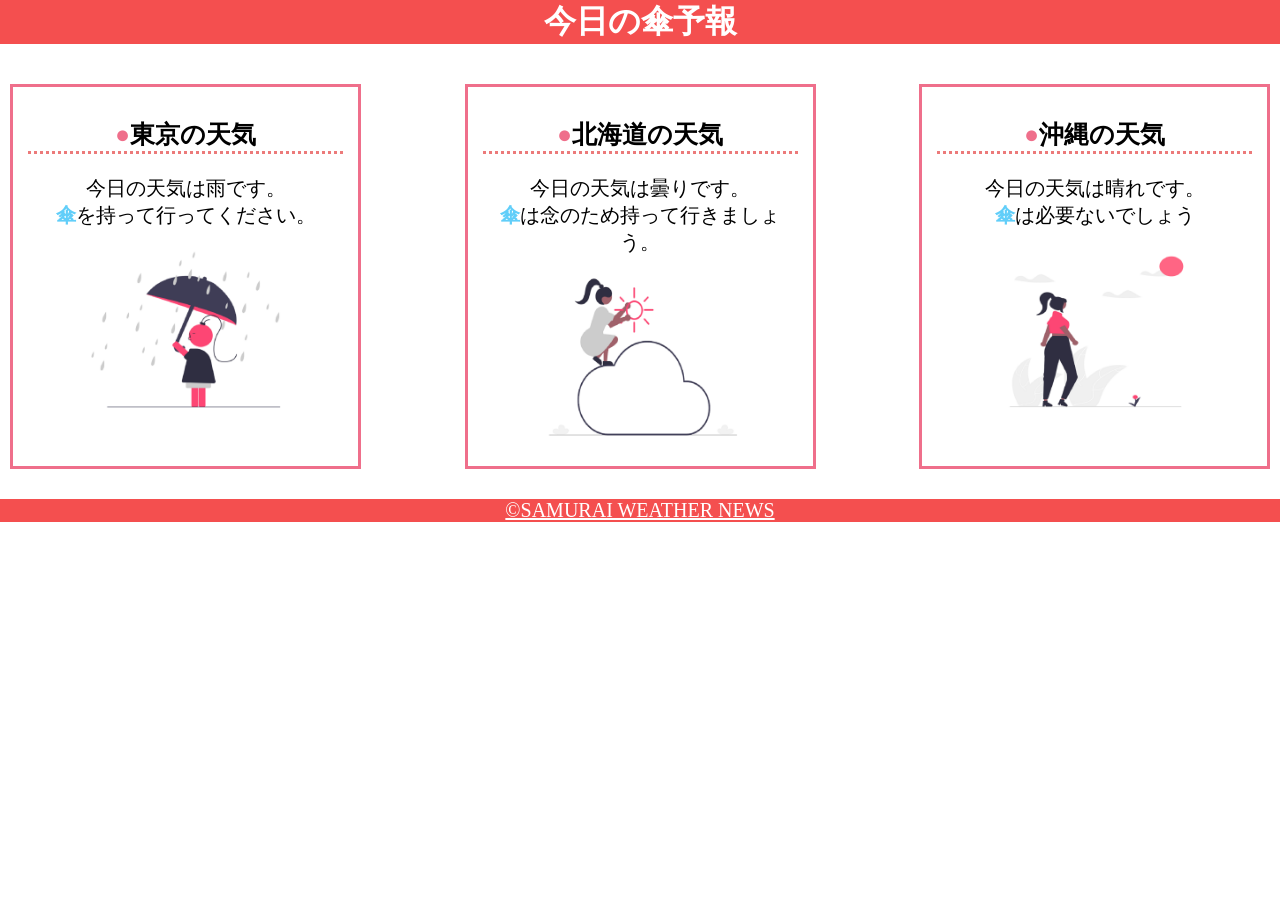
<file: kadai_022/kadai_022.html>
<!DOCTYPE html>
<html>
    <head>
        <meta charset="UTF-8">
        <meta name="viewport" content="width=device-width, initial-scale=1.0">
        <link rel="stylesheet" href="style.css">
        <meta name="description" content="このページは22章の課題です。">
        <title>22章課題</title>
    </head>
    <body>
       
        <header>
            <h1>今日の傘予報</h1>
        </header>  
 
        <main>

            <div id="parent">
                <div class="contents">
                    <h2>東京の天気</h2>
                    <p>今日の天気は雨です。</p>
                    <p><span class="font_kasa">傘</span>を持って行ってください。</p>
                    <img src="images/rainy.png" alt="雨">
                </div>
 
                <div class="contents">
                    <h2>北海道の天気</h2>
                    <p>今日の天気は曇りです。</p>
                    <p><span class="font_kasa">傘</span>は念のため持って行きましょう。</p>
                    <img src="images/cloudy.png" alt="曇り">
                </div>
 
                <div class="contents">
                    <h2>沖縄の天気</h2>
                    <p>今日の天気は晴れです。</p>
                    <p><span class="font_kasa">傘</span>は必要ないでしょう</p>
                    <img src="images/sunny.png" alt="晴れ">
                </div>

            </div>    
 
        </main>
 
        <footer>
            <a href="https://www.sejuku.net/corp/">&copy;SAMURAI WEATHER NEWS</a>
         </footer>
 
    </body>
</html>
</file>
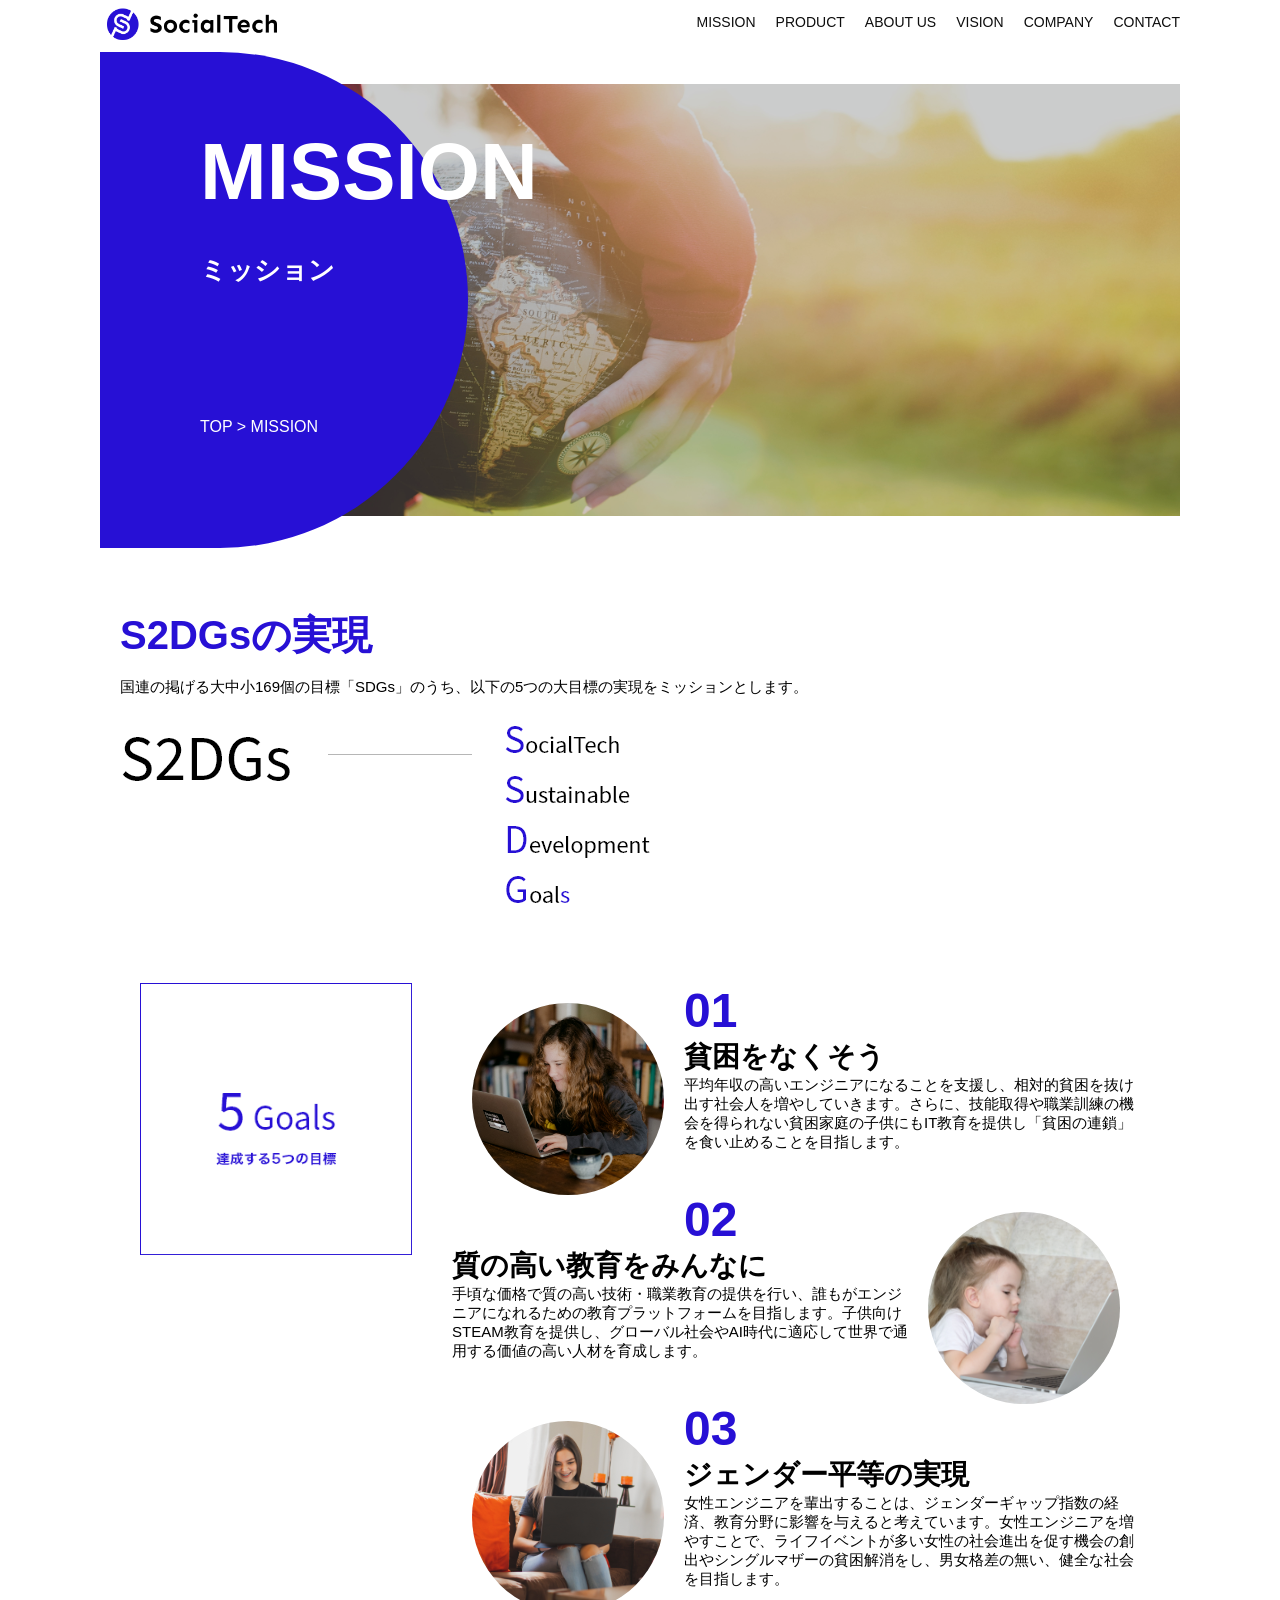
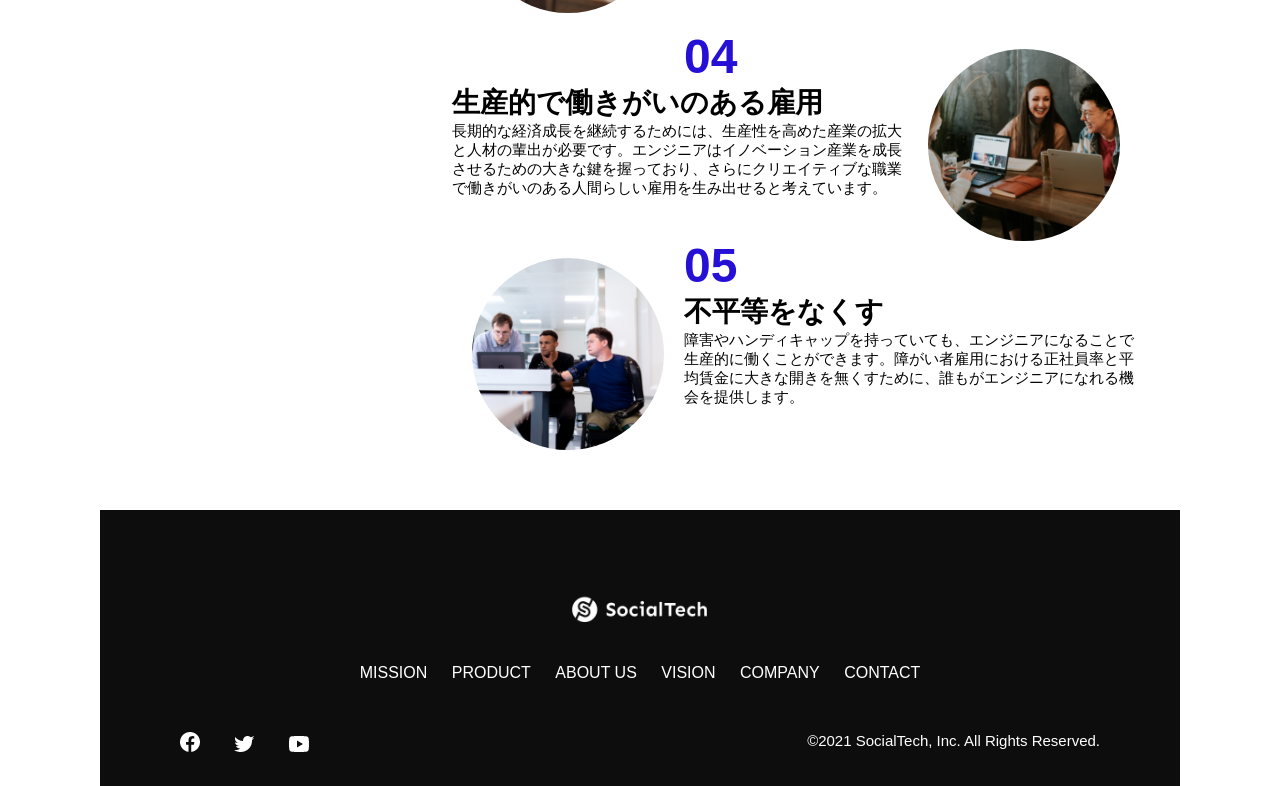
<file: kadai_tutorial_output/socialtech/mission.html>
<!DOCTYPE html>
<html>
  <head>
    <title>SocialTech - MISSION ミッション -</title>
    <meta charset="utf-8">
    <meta name="description" content="SocialTechが目指す5つの目標（S2DGs）を紹介します">
    <meta name="viewport" content="width=device-width, initial-scale=1.0">
    <link rel="stylesheet" href="style.css">
  </head>

  <body>
    <!-- ヘッダー -->
    <header>
      <!-- ロゴ -->
      <a href="index.html" id="logo">
        <img src="images/logo.png" alt="トップページに戻る">
      </a>

      <!-- PC用ナビゲーション -->
      <nav id="nav-pc">
        <ul>
          <li><a href="mission.html">MISSION</a></li>
          <li><a href="product.html">PRODUCT</a></li>
          <li><a href="index.html#aboutus">ABOUT US</a></li>
          <li><a href="index.html#vision">VISION</a></li>
          <li><a href="index.html#company">COMPANY</a></li>
          <li><a href="index.html#contact">CONTACT</a></li>
        </ul>
      </nav>

      <!-- スマホ用メニューボタン -->
      <button id="menu-sp" onclick="document.getElementById('nav-sp').style.display = 'block'">
        <img src="images/button-menu.png" alt="ナビゲーションを開く">
      </button>

      <!-- スマホ用ナビゲーション -->
      <div id="nav-sp">
        <button id="close" onclick="document.getElementById('nav-sp').style.display = 'none'">
          <img src="images/button-close.png" alt="ナビゲーションを閉じる">
        </button>

        <nav>
          <ul>
            <li>
              <a id="logo-sp" href="index.html" onclick="document.getElementById('nav-sp').style.display = 'none'"><img src="images/logo-sp.png" alt="トップページに戻る"></a>
            </li>
            <li><a class="menu" href="mission.html" onclick="document.getElementById('nav-sp').style.display = 'none'">MISSION</a></li>
            <li><a class="menu" href="product.html" onclick="document.getElementById('nav-sp').style.display = 'none'">PRODUCT</a></li>
            <li><a class="menu" href="index.html#aboutus" onclick="document.getElementById('nav-sp').style.display = 'none'">ABOUT US</a></li>
            <li><a class="menu" href="index.html#vision" onclick="document.getElementById('nav-sp').style.display = 'none'">VISION</a></li>
            <li><a class="menu" href="index.html#company" onclick="document.getElementById('nav-sp').style.display = 'none'">COMPANY</a></li>
            <li><a class="menu" href="index.html#contact" onclick="document.getElementById('nav-sp').style.display = 'none'">CONTACT</a></li>
          </ul>
        </nav>
        <div id="sns">
          <a href="https://www.facebook.com/sejuku2013">
            <img src="images/button-facebook.png" alt="Facebookのリンク">
          </a>
          <a href="https://twitter.com/samuraijuku">
            <img src="images/button-twitter.png" alt="Twitterのリンク">
          </a>
          <a href="https://www.youtube.com/channel/UCCFOQO5aDK0xXam4cUQXT8g">
            <img src="images/button-youtube.png" alt="YouTubeのリンク">
          </a>
        </div>
      </div>
    </header>

    <main>
      <article>
        <section id="mission-main">
          <div class="mission-main-inner">
            <div id="mission-title">
              <h1>MISSION<br><span>ミッション</span></h1>
              <p>TOP > MISSION</p>
            </div>
          </div>
        </section>

        <section id="mission-s2dgs">
          <h2 class="mission-h2">S2DGsの実現</h2>
          <p>国連の掲げる大中小169個の目標「SDGs」のうち、以下の5つの大目標の実現をミッションとします。</p>
          <img src="images/mission/mission-s2dgs.png" alt="S2DGs">
        </section>

        <section id="mission-five-goals">
          <div class="five-goals-image">
            <img src="images/mission/mission-5goals.png" alt="5Goals">
          </div>
          <div class="five-goals-read">
            <div>
              <img class="fivegoals-image-left" src="images/mission/mission-5goals01.png" alt="PCを操作する女の子">
              <span class="fivegoals-number">01</span>
              <h3 class="fivegoals-h3">貧困をなくそう</h3>
              <p class="fivegoals-p">平均年収の高いエンジニアになることを支援し、相対的貧困を抜け出す社会人を増やしていきます。さらに、技能取得や職業訓練の機会を得られない貧困家庭の子供にもIT教育を提供し「貧困の連鎖」を食い止めることを目指します。</p>
            </div>
            <div>
              <img class="fivegoals-image-right" src="images/mission/mission-5goals02.png" alt="PCを見つめる小さい女の子">
              <span class="fivegoals-number">02</span>
              <h3 class="fivegoals-h3">質の高い教育をみんなに</h3>
              <p class="fivegoals-p">手頃な価格で質の高い技術・職業教育の提供を行い、誰もがエンジニアになれるための教育プラットフォームを目指します。子供向けSTEAM教育を提供し、グローバル社会やAI時代に適応して世界で通用する価値の高い人材を育成します。</p>
            </div>
            <div>
              <img class="fivegoals-image-left" src="images/mission/mission-5goals03.png" alt="PCを操作する女性">

              <span class="fivegoals-number">03</span>
              <h3 class="fivegoals-h3">ジェンダー平等の実現</h3>
              <p class="fivegoals-p">女性エンジニアを輩出することは、ジェンダーギャップ指数の経済、教育分野に影響を与えると考えています。女性エンジニアを増やすことで、ライフイベントが多い女性の社会進出を促す機会の創出やシングルマザーの貧困解消をし、男女格差の無い、健全な社会を目指します。</p>
            </div>
            <div>
              <img class="fivegoals-image-right" src="images/mission/mission-5goals04.png" alt="笑顔で話し合う3人の男女">
              <span class="fivegoals-number">04</span>
              <h3 class="fivegoals-h3">生産的で働きがいのある雇用</h3>
              <p class="fivegoals-p">長期的な経済成長を継続するためには、生産性を高めた産業の拡大と人材の輩出が必要です。エンジニアはイノベーション産業を成長させるための大きな鍵を握っており、さらにクリエイティブな職業で働きがいのある人間らしい雇用を生み出せると考えています。</p>
            </div>
            <div>
              <img class="fivegoals-image-left" src="images/mission/mission-5goals05.png" alt="障害を持つ男性が生き生きと働く様子">
              <span class="fivegoals-number">05</span>
              <h3 class="fivegoals-h3">不平等をなくす</h3>
              <p class="fivegoals-p">障害やハンディキャップを持っていても、エンジニアになることで生産的に働くことができます。障がい者雇用における正社員率と平均賃金に大きな開きを無くすために、誰もがエンジニアになれる機会を提供します。</p>
            </div>
          </div>
        </section>
      </article>
    </main>

    <footer>
      <div id="footer-logo">
        <img src="images/logo-sp.png" alt="SocialTech">
      </div>
      <div id="footer-link">
        <a href="mission.html">MISSION</a>
        <a href="product.html">PRODUCT</a>
        <a href="index.html#aboutus">ABOUT US</a>
        <a href="index.html#vision">VISION</a>
        <a href="index.html#company">COMPANY</a>
        <a href="index.html#contact">CONTACT</a>
      </div>
      <div id="sns-footer">
        <div class="sns-btns">
          <a href="https://www.facebook.com/sejuku2013"><img src="images/button-facebook.png" alt="Facebookのリンク"></a>
          <a href="https://twitter.com/samuraijuku"><img src="images/button-twitter.png" alt="Twitterのリンク"></a>
          <a href="https://www.youtube.com/channel/UCCFOQO5aDK0xXam4cUQXT8g"><img src="images/button-youtube.png" alt="YouTubeのリンク"></a>
        </div>
        <p id="copyright">&copy;2021 SocialTech, Inc. All Rights Reserved.</p>
      </div>
    </footer>

  </body>
</html>
</file>
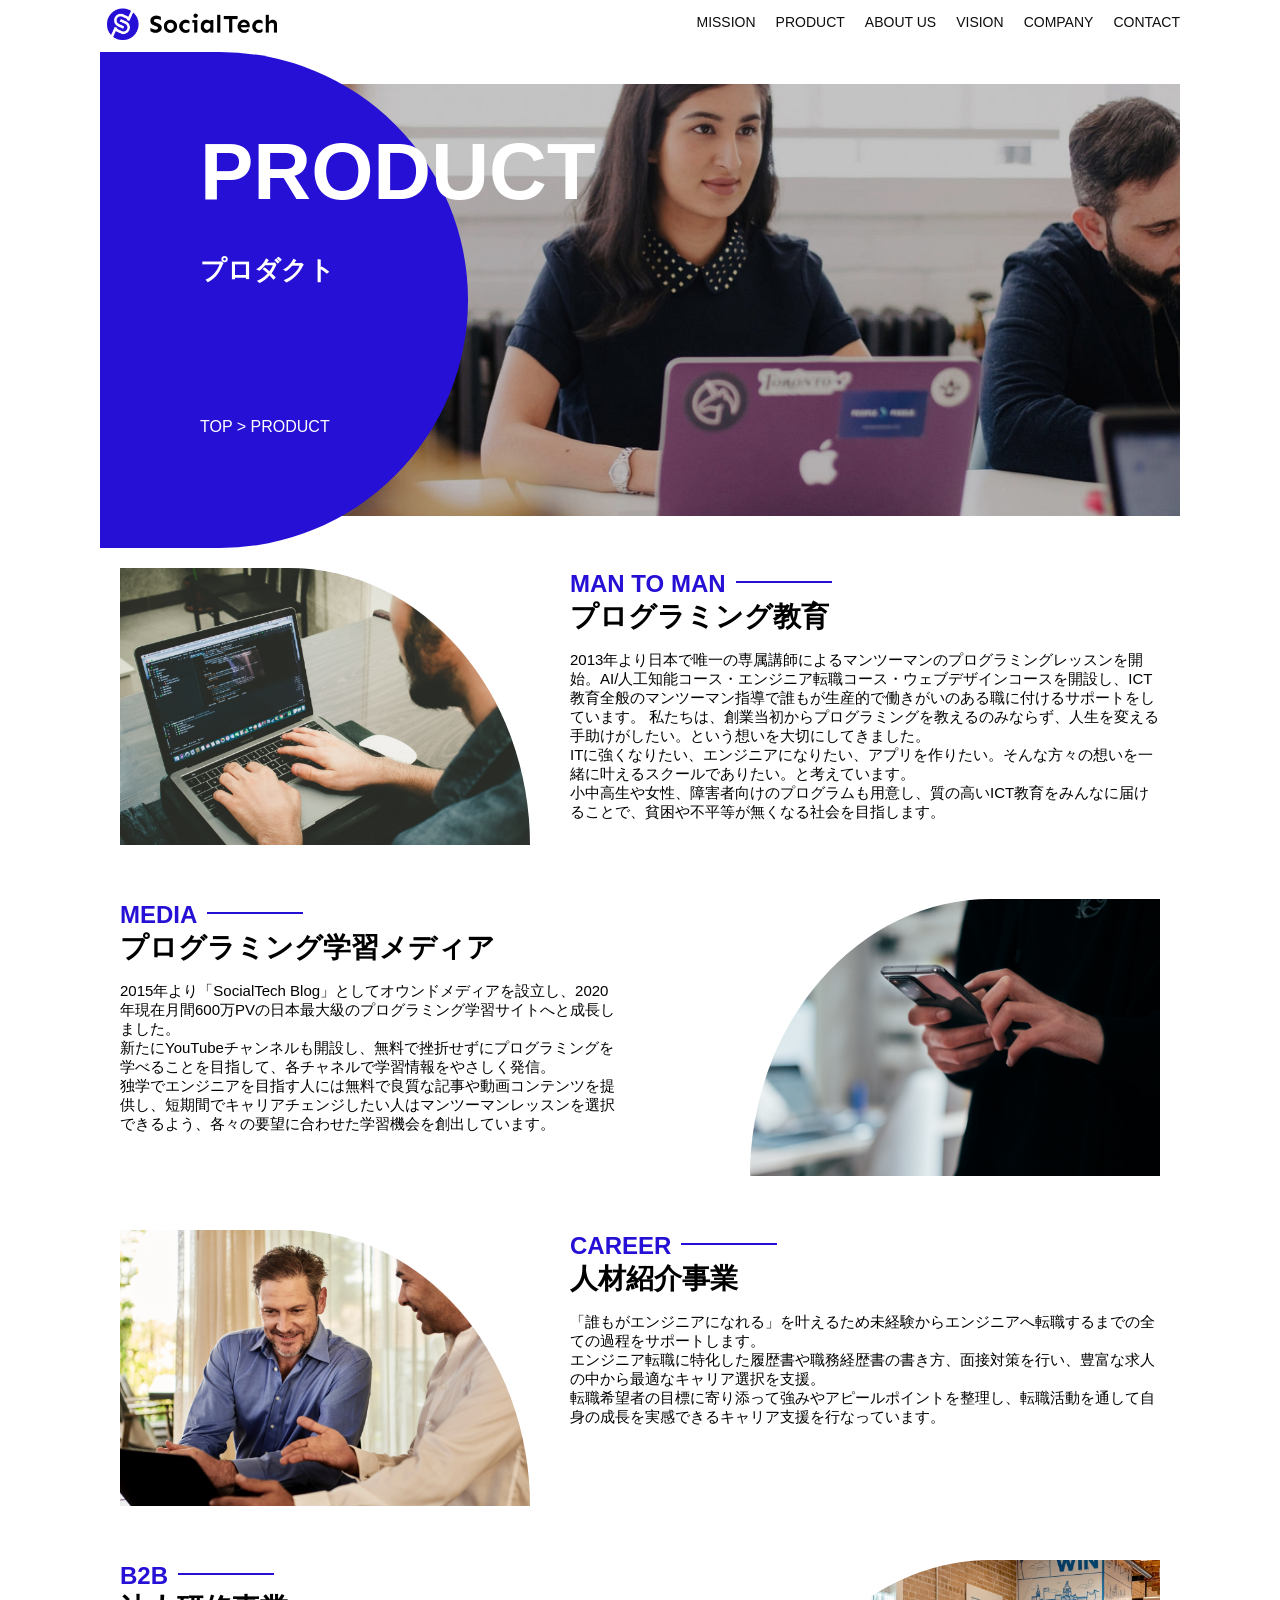
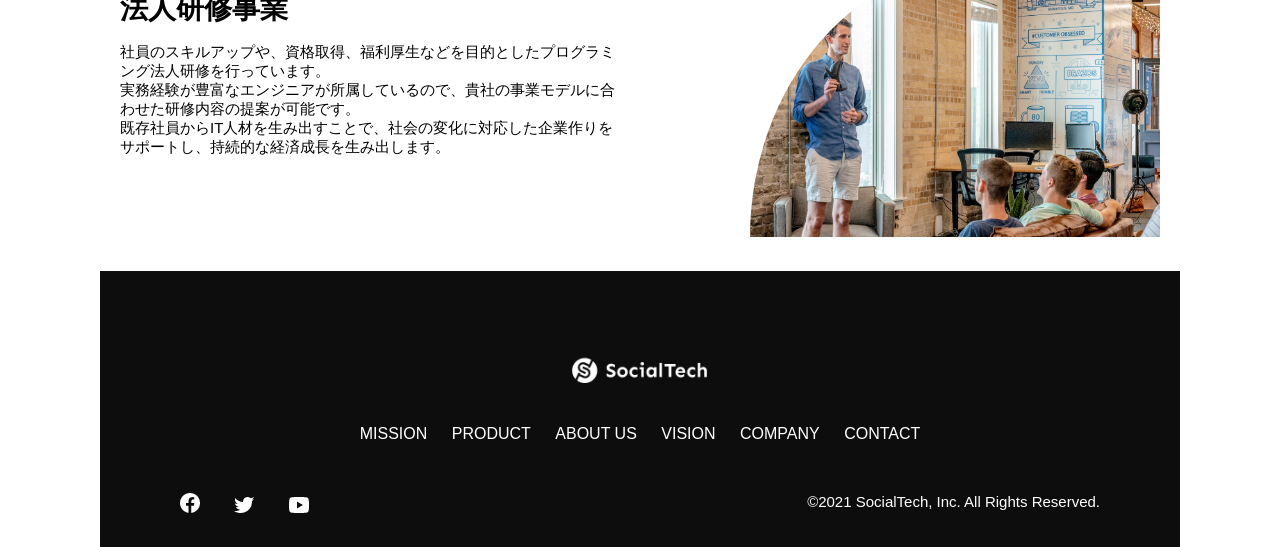
<file: kadai_tutorial_output/socialtech/product.html>
<!DOCTYPE html>
<html>
  <head>
    <title>SocialTech -PRODUCT プロダクト-</title>
    <meta charset="utf-8">
    <meta name="description" content="SocialTechの4つのプロダクトを紹介します">
    <meta name="viewport" content="width=device-width, initial-scale=1.0">
    <link rel="stylesheet" href="style.css">
  </head>

  <body>
    <!-- ヘッダー -->
    <header>
      <!-- ロゴ -->
      <a href="index.html" id="logo">
        <img src="images/logo.png" alt="トップページに戻る">
      </a>

      <!-- PC用ナビゲーション -->
      <nav id="nav-pc">
        <ul>
          <li><a href="mission.html">MISSION</a></li>
          <li><a href="product.html">PRODUCT</a></li>
          <li><a href="index.html#aboutus">ABOUT US</a></li>
          <li><a href="index.html#vision">VISION</a></li>
          <li><a href="index.html#company">COMPANY</a></li>
          <li><a href="index.html#contact">CONTACT</a></li>
        </ul>
      </nav>

      <!-- スマホ用メニューボタン -->
      <button id="menu-sp" onclick="document.getElementById('nav-sp').style.display = 'block'">
        <img src="images/button-menu.png" alt="ナビゲーションを開く">
      </button>

      <!-- スマホ用ナビゲーション -->
      <div id="nav-sp">
        <button id="close" onclick="document.getElementById('nav-sp').style.display = 'none'">
          <img src="images/button-close.png" alt="ナビゲーションを閉じる">
        </button>

        <nav>
          <ul>
            <li>
              <a id="logo-sp" href="index.html" onclick="document.getElementById('nav-sp').style.display = 'none'"><img src="images/logo-sp.png" alt="トップページに戻る"></a>
            </li>
            <li><a class="menu" href="mission.html" onclick="document.getElementById('nav-sp').style.display = 'none'">MISSION</a></li>
            <li><a class="menu" href="product.html" onclick="document.getElementById('nav-sp').style.display = 'none'">PRODUCT</a></li>
            <li><a class="menu" href="index.html#aboutus" onclick="document.getElementById('nav-sp').style.display = 'none'">ABOUT US</a></li>
            <li><a class="menu" href="index.html#vision" onclick="document.getElementById('nav-sp').style.display = 'none'">VISION</a></li>
            <li><a class="menu" href="index.html#company" onclick="document.getElementById('nav-sp').style.display = 'none'">COMPANY</a></li>
            <li><a class="menu" href="index.html#contact" onclick="document.getElementById('nav-sp').style.display = 'none'">CONTACT</a></li>
          </ul>
        </nav>
        <div id="sns">
          <a href="https://www.facebook.com/sejuku2013">
            <img src="images/button-facebook.png" alt="Facebookのリンク">
          </a>
          <a href="https://twitter.com/samuraijuku">
            <img src="images/button-twitter.png" alt="Twitterのリンク">
          </a>
          <a href="https://www.youtube.com/channel/UCCFOQO5aDK0xXam4cUQXT8g">
            <img src="images/button-youtube.png" alt="YouTubeのリンク">
          </a>
        </div>
      </div>
    </header>

    <main>
      <article>
        <section id="product-main">
          <div class="product-main-inner">
            <div id="product-title">
              <h1>PRODUCT<br><span>プロダクト</span></h1>
              <p>TOP > PRODUCT</p>
            </div>
          </div>
        </section>

        <section class="product-section product-section-left">
          <div class="product-section-img">
            <img src="images/product/product-mantoman.png" alt="PCでコードを書く男性">
          </div>
          <div class="product-read">
            <h2 class="product-h2">MAN TO MAN</h2>
            <h3 class="product-h3">プログラミング教育</h3>
            <p>
              2013年より日本で唯一の専属講師によるマンツーマンのプログラミングレッスンを開始。AI/人工知能コース・エンジニア転職コース・ウェブデザインコースを開設し、ICT教育全般のマンツーマン指導で誰もが生産的で働きがいのある職に付けるサポートをしています。 私たちは、創業当初からプログラミングを教えるのみならず、人生を変える手助けがしたい。という想いを大切にしてきました。<br>ITに強くなりたい、エンジニアになりたい、アプリを作りたい。そんな方々の想いを一緒に叶えるスクールでありたい。と考えています。<br>小中高生や女性、障害者向けのプログラムも用意し、質の高いICT教育をみんなに届けることで、貧困や不平等が無くなる社会を目指します。
            </p>
          </div>
        </section>

        <section class="product-section product-section-right">
          <div class="product-read">
            <h2 class="product-h2">MEDIA</h2>
            <h3 class="product-h3">プログラミング学習メディア</h3>
            <p>2015年より「SocialTech Blog」としてオウンドメディアを設立し、2020年現在月間600万PVの日本最大級のプログラミング学習サイトへと成長しました。<br>新たにYouTubeチャンネルも開設し、無料で挫折せずにプログラミングを学べることを目指して、各チャネルで学習情報をやさしく発信。<br>独学でエンジニアを目指す人には無料で良質な記事や動画コンテンツを提供し、短期間でキャリアチェンジしたい人はマンツーマンレッスンを選択できるよう、各々の要望に合わせた学習機会を創出しています。</p>
          </div>
          <div class="product-section-img">
            <img src="images/product/product-media.png" alt="スマートフォンを操作する人">
          </div>
        </section>

        <section class="product-section product-section-left">
          <div class="product-section-img">
            <img src="images/product/product-career.png" alt="笑顔で話し合う2人の男性">
          </div>
          <div class="product-read">
            <h2 class="product-h2">CAREER</h2>
            <h3 class="product-h3">人材紹介事業</h3>
            <p>「誰もがエンジニアになれる」を叶えるため未経験からエンジニアへ転職するまでの全ての過程をサポートします。<br>エンジニア転職に特化した履歴書や職務経歴書の書き方、面接対策を行い、豊富な求人の中から最適なキャリア選択を支援。<br>転職希望者の目標に寄り添って強みやアピールポイントを整理し、転職活動を通して自身の成長を実感できるキャリア支援を行なっています。<br></p>
          </div>
        </section>

        <section class="product-section product-section-right">
          <div class="product-read">
            <h2 class="product-h2">B2B</h2>
            <h3 class="product-h3">法人研修事業</h3>
            <p>社員のスキルアップや、資格取得、福利厚生などを目的としたプログラミング法人研修を行っています。<br>実務経験が豊富なエンジニアが所属しているので、貴社の事業モデルに合わせた研修内容の提案が可能です。<br>既存社員からIT人材を生み出すことで、社会の変化に対応した企業作りをサポートし、持続的な経済成長を生み出します。</p>
          </div>
          <div class="product-section-img">
            <img src="images/product/product-b2b.png" alt="講演中の男性とそれを聴く人々">
          </div>
        </section>
      </article>
    </main>

    <footer>
      <div id="footer-logo">
        <img src="images/logo-sp.png" alt="SocialTech">
      </div>
      <div id="footer-link">
        <a href="mission.html">MISSION</a>
        <a href="product.html">PRODUCT</a>
        <a href="index.html#aboutus">ABOUT US</a>
        <a href="index.html#vision">VISION</a>
        <a href="index.html#company">COMPANY</a>
        <a href="index.html#contact">CONTACT</a>
      </div>
      <div id="sns-footer">
        <div class="sns-btns">
          <a href="https://www.facebook.com/sejuku2013"><img src="images/button-facebook.png" alt="Facebookのリンク"></a>
          <a href="https://twitter.com/samuraijuku"><img src="images/button-twitter.png" alt="Twitterのリンク"></a>
          <a href="https://www.youtube.com/channel/UCCFOQO5aDK0xXam4cUQXT8g"><img src="images/button-youtube.png" alt="YouTubeのリンク"></a>
        </div>
        <p id="copyright">&copy;2021 SocialTech, Inc. All Rights Reserved.</p>
      </div>
    </footer>
    
  </body>
</html>
</file>
<file: html-css-kadai_013/style.css>
body {
  min-width: 375px;
  margin: 0;
}
#nav-pc{
   display: none;
}

#menu-sp{
float: right;
padding	:0;
display: block;
}

#nav-sp{
  background-color:	#ce933e;
  position:absolute;
  top: 0px;
  left: 0px;
  height: 100%;
  width:100%
}

#nav-sp{
  display: none;
  z-index:100; 
}

#nav-sp ul{
  padding-left:0
}

#nav-sp li{
  list-style:none
}

#close{
  position:	absolute;
  top:20px;
  right:20px;
}

#logo-sp{
  margin:80px 0px 30px 20px;
}

#nav-sp a {
  display: block;
  color: #ffffff;
  text-decoration: none;
}


.menu:hover{
   text-decoration:underline;
}


.menu{
  height:44px;
  font-size:16px;
  background-image:url("images/arrow.png");
  background-repeat: no-repeat;
  background-position:right top;
  margin-left: 20px;
  margin-right: 20px;
}

#main-visual img {
  max-width: 100%;
  height: auto;
}

/* 画面幅が767px以下のとき */
@media screen and (min-width: 767px) {
  #menu-sp {
    display: none;
}
}



/* PC、スマホ共通スタイル */
body {
  font-family: "Source Sans Pro", "Hiragino Kaku Gothic ProN", Meiryo, Arial,
    sans-serif;
}

p {
  font-size: 15px;
}

#main-visual>img {
  width: 100%;
}

/*================
PC用のスタイル 
=================*/
@media screen and (min-width: 768px) {
  /* 横幅設定 */
  body {
    max-width: 1080px;
    min-width: 960px;
    margin: 0 auto 0 auto;
  }

  /* ヘッダー */
  header {
    display: flex;
    justify-content: space-between;
  }

  /* ナビゲーションのレイアウト */
  #nav-pc {
    text-align: right;
    font-size: 14px;
    padding-top: 15px;
  }

  /* ナビゲーションのリンクの装飾設定 */
  #nav-pc>a {
    text-decoration: none;
    margin-left: 20px;
  }

  #nav-pc>a:link {
    color: #0d0d0d;
  }

  #nav-pc>a:visited {
    color: #0d0d0d;
  }

  #nav-pc>a:hover {
    color: #0d0d0d;
    text-decoration: underline;
  }

  #nav-pc>a:active {
    color: #0d0d0d;
  }
}
</file>
<file: kadai_tutorial_output/socialtech/style.css>
/* PC、スマホ共通スタイル */
* {
  box-sizing: border-box;
}

p {
  font-size: 15px;
}

body {
  max-width: 1080px;
  margin: 0 auto 0 auto;
  font-family: "Source Sans Pro", "Hiragino Kaku Gothic ProN", Meiryo, Arial, sans-serif;
}
  
/* ヘッダー */
header {
  display: flex;
  justify-content: space-between;
}

/* ナビゲーションのレイアウト */
#nav-pc {
  font-size: 14px;
}

#nav-pc ul {
  display: flex;
  padding-left: 0;
}

#nav-pc li {
  list-style: none;
}

/* ナビゲーションのリンクの装飾設定 */
#nav-pc a {
  text-decoration: none;
  margin-left: 20px;
  color: #0d0d0d;
}

#nav-pc a:hover {
  text-decoration: underline;
}

/* スマホ用ナビを非表示 */
#nav-sp,
#menu-sp {
  display: none;
}

/* メインビジュアル*/
#main-visual {
  position: relative;
  height: 400px;
}

#main-message {
  position: absolute;
  top: 0;
  left: 0;
  background-color: #2710d5;
  color: #ffffff;
  border-radius: 0 0 476px 0;
  max-width: 620px;
  height: 100%;
  width: 100%;
  z-index: 11;
}

#main-message h1 {
  font-size: 60px;
  margin: 100px 0 0 50px;
}

#main-message > p {
  font-size: 28px;
  margin: 0 0 0 50px;
}

#main-visual > img {
  max-width: 620px;
  border-radius: 476px 0 0 0;
  position: absolute;
  top: 0;
  right: 0;
  z-index: 10;
}

/*見出し*/
h2 {
  margin: 40px 0 0 0;
}

h2::after {
  content: url("images/line.png");
  margin-left: 10px;
}

h3 {
  font-size: 27px;
}

/* ミッション */
#mission {
  margin: 80px auto 80px auto;
}

#mission-flex {
  display: flex;
}

#mission-flex > div {
  width: 50%;
  margin: 20px;
}

#mission-photo {
  width: 100%;
}

#s2dgs {
  margin-top: 50px;
  width: 100%;
}

/* プロダクト */
#product {
  background-color: #fafafa;
  margin: 80px 0 80px 0;
  padding: 10px 40px 0px 40px;
}

/* 外枠 */
#product .product-flex {
  margin-top: 40px;
  display: flex;
}

/* 左のカラム */
#product-left {
  width: 50%;
  margin-right: 20px;
}

/* 右のカラム */
#product-right {
  width: 50%;
  margin-left: 20px;
  margin-top: 80px;
}

/* 写真＋説明の枠 */
#product-left > div {
  position: relative;
  height: 480px;
  margin-right: 20px;
}

#product-right > div {
  position: relative;
  height: 480px;
  margin-left: 20px;
}

/* 写真*/
.product-photo {
  width: 100%;
}

/* 説明文の枠 */
.product-explain {
  background-color: #ffffff;
  position: absolute;
  left: 0;
  bottom: 50px;
  margin: 0 40px 0 40px;
  padding: 20px;
  box-shadow: 5px 5px 10px rgba(0, 0, 0, 0.05);
}

/* 説明文の英語 */
.product-explain > span {
  color: #2710d5;
  font-weight: bold;
  font-size: 16px;
  margin: 0px;
}

/* 説明文の見出し */
.product-explain > h3 {
  margin: 5px 0 5px 0;
}

/* 説明文 */
.product-explain > p {
  font-size: 14px;
  margin: 0;
}

/* もっと見るボタン */
#product-more {
  text-align: center;
}

#product-more a {
  position: relative;
  bottom: -42px;
}

/* ABOUT US */
#aboutus {
  margin: 80px auto 80px auto;
}

/* ３つの組織文化と写真を入れる枠 */
#aboutus > div {
  display: flex;
}

/* 写真 */
.culture-img {
  width: 50%;
  align-self: flex-start;
}

.culture-img2 {
  margin-top: 50px;
  width: 100%;
}

/* 3つの組織文化の表 */
.culture-table {
  margin-right: 50px;
}

/* 番号 */
.culture-num {
  font-size: 80px;
  color: #2710d5;
  padding: 0 20px 0 0;
}

/* 見出し */
.culture-table th {
  text-align: left;
  font-size: 28px;
  font-weight: bold;
}

/* 組織文化英語 */
.culture-en {
  color: #2710d5;
  font-size: 24px;
}

/* 説明文 */
.culture-description {
  margin: 0;
}

/* ビジョン */
#vision {
  margin: 80px auto 80px auto;
}

/* セクション内の外枠*/
#vision > div {
  display: flex;
  justify-content: space-between;
  flex-wrap: wrap;
}

/*7つの行動指針の枠*/
.vision-box {
  width: 300px;
  height: 300px;
  margin-bottom: 30px;
  position: relative;
}

.vision-box > img {
  width: 100%;
  position: relative;
  z-index: 30;
}

.vision-box > div {
  position: absolute;
  top: 0;
  left: 0;
  z-index: 31;
  margin-right: 20px;
}

.vision-box > div > h4 {
  color: #2710d5;
  font-size: 19px;
  margin: 80px 0 0 0;
}

.vision-box > div > h4::first-letter {
  font-size: 40px;
}

.vision-box > div > h5 {
  font-size: 20px;
  margin: 0 0 0 0;
}

.vision-box > div > p {
  margin: 10px 0 0 0;
}

/*会社概要*/
#company {
  margin: 80px auto 80px auto;
}

#company-table {
  width: 100%;
}

.tableheader {
  text-align: left;
  padding: 20px;
  border-bottom-color: #2710d5;
  border-bottom-width: 1px;
  border-bottom-style: solid;
  width: 100px;
}

.tableheader-first {
  border-top-color: #2710d5;
  border-top-width: 1px;
  border-top-style: solid;
}

.cell {
  padding: 30px;
  border-bottom-color: #ececec;
  border-bottom-width: 1px;
  border-bottom-style: solid;
}

.cell-first {
  border-top-color: #ececec;
  border-top-width: 1px;
  border-top-style: solid;
}

#company > iframe {
  width: 100%;
  height: 368px;
  margin-top: 40px;
}

/* お問い合わせ */
#contact {
  margin: 80px auto 80px auto;
}

/* 外枠 */
#contact > form > div {
  display: flex;
  flex-direction: row;
  flex-wrap: wrap;
  padding-bottom: 30px;
}

/* 左列　見出し */
.contact-heading {
  width: 240px;
  align-self: center;
}

/* 見出しのラベル */
.contact-label {
  font-weight: bold;
}

/* 必須 */
.contact-span {
  color: #ce2222;
  margin: 0 0 0 20px;
  font-weight: bold;
}

/* テキストボックス */
.contact-textbox {
  border-top: 0px;
  border-left: 0px;
  border-right: 0px;
  border-bottom-width: 1px;
  border-bottom-color: #707070;
  border-style: solid;
  background-color: #fafafa;
  height: 56px;
  width: 400px;
}

/* お問い合わせ内容のテキストエリア */
.contact-textarea {
  border-top: 0px;
  border-left: 0px;
  border-right: 0px;
  border-bottom-width: 1px;
  border-bottom-color: #707070;
  background-color: #fafafa;
  width: 400px;
  height: 200px;
}

/* 個人情報の取り扱い */
#contact dt {
  font-weight: bold;
}

#contact dd {
  margin: 0 0 16px 0;
}

#contact dd p {
  margin: 0;
}

#contact dd ul {
  padding-left: 0;
}

#contact dd li {
  margin-bottom: 0;
  list-style: none;
}

/* フッター */
footer {
  background-color: #0d0d0d;
  text-align: center;
  padding: 80px 80px 30px 80px;
}

#footer-logo {
  margin-bottom: 30px;
}

#footer-link {
  margin-bottom: 50px;
}

#footer-link > a {
  text-decoration: none;
  margin: 10px;
  color: #ffffff;
}

#footer-link > a:hover {
  text-decoration: underline;
}

#sns-footer {
  display: flex;
  justify-content: space-between;
  text-align: left;
}

#sns-footer a {
  margin-right: 30px;
}

#copyright {
  color: #ffffff;
  margin: 0;
}

/* mission.html用スタイル */
/* ミッションのメインビジュアル */
.mission-main-inner {
  background-image: url("images/mission/mission-main.png");
  background-repeat: no-repeat;
  background-position-y: center;
}

#mission-title {
  background-color: #2710d5;
  width: 368px;
  color: #ffffff;
  height: 496px;
  border-radius: 0 248px 248px 0;
  position: relative;
}

#mission-title h1 {
  position: absolute;
  top: 0;
  left: 100px;
  font-size: 80px;
  line-height: 1;
}

#mission-title h1 span {
  font-size: 26px;
}

#mission-title > p {
  position: absolute;
  top: 350px;
  left: 100px;
  font-size: 16px;
}

/* ミッションページ　S2DGSの設定 */
#mission-s2dgs {
  padding: 20px;
}

.mission-h2 {
  color: #2710d5;
  font-size: 40px;
}

.mission-h2::after {
  content: none;
}

/* ミッションページ　5つのゴールの設定 */
#mission-five-goals {
  padding: 20px;
  display: flex;
}

#mission-five-goals .five-goals-image {
  width: 30%;
  padding: 20px;
}

#mission-five-goals .five-goals-image img {
  width: 100%;
}

#mission-five-goals .five-goals-read {
  width: 70%;
  padding: 20px;
}

#mission-five-goals .five-goals-read > div {
  margin-bottom: 40px;
}

.fivegoals-image-right {
  float: right;
  margin: 20px;
}

.fivegoals-image-left {
  float: left;
  margin: 20px;
}

.fivegoals-number {
  color: #2710d5;
  font-size: 48px;
  font-weight: bold;
  margin: 0;
}

.fivegoals-h3 {
  font-size: 28px;
  margin: 0;
}

.fivegoals-p {
  margin: 0;
}

/* プロダクトページ */
.product-main-inner {
  background-image: url("images/product/product-main.png");
  background-repeat: no-repeat;
  background-position-y: center;
}

#product-title {
  background-color: #2710d5;
  width: 368px;
  color: #ffffff;
  height: 496px;
  border-radius: 0 248px 248px 0;
  position: relative;
}

#product-title h1 {
  position: absolute;
  top: 0;
  left: 100px;
  font-size: 80px;
  line-height: 1;
}

#product-title h1 span {
  font-size: 26px;
}

#product-title > p {
  position: absolute;
  top: 350px;
  left: 100px;
  font-size: 16px;
}

/* セクション */
.product-section {
  display: flex;
  padding: 20px 20px 0;
}

.product-section .product-section-img {
  width: 450px;
}

/* 右が画像のセクション*/
.product-section-left .product-section-img img {
  width: 100%;
  padding: 0 40px 30px 0;
  border-radius: 0 432px 0 0;
}

.product-section-left .product-read {
  width: 50%;
  flex-grow: 1;
}

.product-section-left .product-read p {
  margin-bottom: 0;
}

/* 右が画像のセクション*/
.product-section-right {
  justify-content: space-between;
}

.product-section-right .product-section-img img {
  width: 100%;
  padding: 0 0 30px 40px;
  border-radius: 432px 0 0 0;
}

.product-section-right .product-read {
  width: 500px;
}

.product-h2 {
  color: #2710d5;
  font-size: 24px;
  margin: 0;
}

.product-h3 {
  font-size: 28px;
  margin: 0;
}

/*====================
 スマートフォン用のスタイル
=====================*/
@media screen and (max-width: 767px) {
  /* PC用ナビゲーション非表示 */
  #nav-pc {
    display: none;
  }

  /* ハンバーガーメニュー */
  #menu-sp {
    display: block;
    background-color: transparent;
    float: right;
    padding: 0;
    border: none;
  }

  /* スマホ用ナビゲーションの表示切替*/
  /* 初期状態、レイアウトと非表示設定 */
  #nav-sp {
    background-color: #2710d5;
    position: fixed;
    left: 0;
    top: 0;
    height: 100%;
    width: 100%;
    display: none;
    z-index: 100;
  }

  /* ×ボタン */
  #close {
    position: absolute;
    top: 20px;
    right: 20px;
    background-color: transparent;
    border: none;
  }

  #nav-sp nav ul {
    padding-left: 0;
  }

  #nav-sp nav li {
    list-style: none;
  }

  /* ナビゲーションメニュー用ロゴ */
  #logo-sp {
    margin: 80px 0 30px 20px;
  }

  /* ナビゲーションのリンクの装飾設定 */
  #nav-sp nav a {
    display: block;
    color: #ffffff;
  }

  #nav-sp nav a:hover {
    text-decoration: underline;
  }

  #nav-sp .menu {
    text-decoration: none;
    margin: 0 20px 0 20px;
    height: 44px;
    font-size: 16px;
    background-image: url("images/arrow.png");
    background-repeat: no-repeat;
    background-position: right top;
  }

  #sns {
    position: absolute;
    bottom: 20px;
    left: 20px;
  }

  #sns > a {
    margin-right: 30px;
  }

  /* メインビジュアル */
  #main-visual {
    position: relative;
    height: 470px;
  }

  #main-visual > div {
    text-align: center;
    height: 280px;
  }

  #main-visual h1 {
    font-size: 28px;
    margin: 90px 0 0 0;
  }

  #main-visual > div > p {
    margin: 0;
    font-size: 15px;
  }

  #main-visual > img {
    width: 100%;
    border-radius: 476px 0 0 0;
    top: auto;
    bottom: 0;
  }

  /*見出し*/
  h2 {
    margin: 15px 0 15px 0;
  }
  
  h3 {
    font-size: 24px;
    margin: 10px 0 0 0;
  }

  /* ミッション */
  #mission {
    margin: 20px 0 20px 0;
    padding: 0 20px 0 20px;
  }

  #mission-flex {
    flex-direction: column;
  }

  #mission-flex > div {
  width: 100%;
  margin: 0;
}

  /* プロダクト */
  #product {
    margin: 0;
    padding: 10px 20px 0 20px;
  }

  /* 外枠 */
  #product .product-flex {
    flex-direction: column;
    margin-top: 0;
  }

  /* 左右のカラム　スマホでは縦並び */
  #product-left,
  #product-right {
    width: 100%;;
    margin: 0;
  }

  /* 写真＋説明の枠 */
  #product-left > div,
  #product-right > div {
    height: auto;
    margin: 0;
  }

  /* 説明文の枠 */
  .product-explain {
    position: relative;
    margin: 0;
  }

  .product-explain > h3 {
    margin: 10px 0 10px 0;
    font-size: 24px;
  }

  /* もっと見るボタン */
  #product-more {
    text-align: left;
  }

  /* ABOUT US */
  #aboutus {
    margin: 80px 20px 80px 20px;
  }

  #aboutus > div {
    flex-direction: column;
  }

  .culture-table th {
    font-size: 16px;
  }

  .culture-table {
    margin-right: 0;
    padding-right: 20px;
    order: 2;
  }

  .culture-img {
    width: 100%;
    order: 1;
  }

  .culture-img2 {
    margin-top: 0;
  }

  .culture-num {
    padding: 0;
  }

  .culture-description {
    margin: 0;
  }

  /* ビジョン */
  #vision {
    margin: 80px 20px 80px 20px;
  }

  .vision-box > img {
    position: absolute;
    top: 0;
    left: 0;
  }

  .vision-box > div > h4 {
    margin: 60px 0 0 0;
  }

  /*会社概要*/
  #company {
    margin: 0 20px 0 20px;
  }

  #company > h3 {
    margin-bottom: 20px;
  }

  .tableheader {
    width: 50px;
  }

  .cell {
    padding: 20px;
  }

  #company > iframe {
    height: 240px;
  }

  /* お問い合わせ */
  #contact {
    margin: 80px 20px 80px 20px;
  }

  #contact > h3 {
    margin-bottom: 20px;
  }

  #contact > form > div {
    flex-direction: column;
    margin-bottom: 20px;
  }

  .contact-heading {
    align-self: auto;
    margin-bottom: 20px;
  }

  .contact-textbox {
    min-width: 300px;
    width: 100%;
  }

  .contact-textarea {
    height: 150px;
    width: 100%;
  }

  .radiobutton {
    margin-bottom: 20px;
  }

  /* フッター */
  footer {
    padding: 30px 20px 50px 20px;
    text-align: left;
  }

  #footer-link > a {
    margin: 0 20px 30px 0;
    display: block;
    background-image: url("images/arrow.png");
    background-repeat: no-repeat;
    background-position: right top;
  }

  #footer-link > a:hover {
    text-decoration: underline;
  }

  #sns-footer {
    flex-direction: column;
    justify-content: flex-start;
  }

  #copyright {
    font-size: 12px;
    margin-top: 30px;
  }

  /* mission.html用スタイル */
  /* ミッションのメインビジュアル */
  #mission-main {
    height: 256px;
    margin-top: 4%;
    position: relative;
  }

  .mission-main-inner {
    height: 80%;
    background-size: cover;
  }

  #mission-title {
    width: 136px;
    height: 256px;
    position: absolute;
    top: -10%;
  }

  #mission-title h1 {
    left: 20px;
    font-size: 40px;
  }

  #mission-title h1 span {
    font-size: 18px;
  }

  #mission-title > p {
    top: 180px;
    left: 20px;
    font-size: 13px;
  }

  /* ミッションページ　S2DGSの設定 */
  .mission-h2 {
    font-size: 38px;
    margin: 0px;
  }

  .mission-h2::after {
    content: none;
  }

  #mission-s2dgs > img {
    width: 100%;
  }

  /* ミッションページ　5つのゴールの設定 */
  #mission-five-goals {
    flex-direction: column;
  }

  #mission-five-goals > div {
    padding: 0;
  }

  #mission-five-goals .five-goals-image,
  #mission-five-goals .five-goals-read {
    width: 100%;
    padding: 0;
  }

  #mission-five-goals .five-goals-read > div {
    display: flex;
    flex-direction: column;
  }

  .fivegoals-image-right,
  .fivegoals-image-left {
    align-self: center;
  }

  /* プロダクトページ */
  #product-main {
    height: 256px;
    margin-top: 4%;
    position: relative;
  }

  .product-main-inner {
    height: 80%;
    background-size: cover;
  }

  #product-title {
    width: 136px;
    height: 256px;
    position: absolute;
    top: -10%;
  }
  
  #product-title h1 {
    left: 20px;
    font-size: 40px;
  }

  #product-title h1 span {
    font-size: 18px;
  }

  #product-title > p {
    top: 180px;
    left: 20px;
    font-size: 13px;
  }

  /* セクション */
  .product-section {
    flex-direction: column;
  }

  .product-section .product-section-img {
    width: 100%;
  }
  
  .product-section .product-section-img img {
    width: 100%;
    padding: 0;
  }

  /* 右が画像のセクション*/
  .product-section-left .product-section-img img {
    border-radius: 0 300px 0 0;
  }

  .product-section-left .product-read {
    width: 100%;
    flex-grow: 1;
  }

  /* 右が画像のセクション*/
  .product-section-right .product-section-img img {
    order: 1;
    border-radius: 300px 0 0 0;
  }

  .product-section-right .product-read {
    order: 2;
    width: 100%;
  }

}
</file>
<file: kadai_018/style.css>
#top {
  width: 800px;
  background-color: #dcc9f4;
  margin: 20px auto;
  /*display:  inline-flex;*/
  /*justify-content: center;*/
  text-align:center;
}

.top-child {
  width: 20%;
  background-color: #ffd9df;
  display:  inline-block;
   /*align-items: center; /* 追加 */
 /*justify-content: center; *//* 追加 */
  /*margin: 10px 3px;*/
}

#middle {
  width: 800px;
  height: 800px;
  margin: 20px auto;
  align-items: center;
  position: relative;
  background-color: #ffd9df;
  overflow: hidden; 
}

#middle-child01{
    width: 200px;
    height: 200px;
    background-color:#87ceeb; 
    position: absolute;
    top: 100px;
    left: 100px;
}

#middle-child02{
    width: 200px;
    height: 200px;
    background-color:#87ceeb; 
    position: absolute;
    top: 300px;
    left: 300px;
}

#middle-child03{
    width: 200px;
    height: 200px;
    background-color:#87ceeb; 
    position: absolute;
    top: 500px;
    left: 500px;
}

#bottom {
    margin: 0 auto;
    width: 800px; 
    height: 300px; 
    background-color: #87ceeb; 
    position: relative;
}
#bottom-child01,
#bottom-child02,
#bottom-child03 {
    width: 400px; 
    height: 100px;
    background-color: #e5dcf0; 
    position: absolute; 
}
#bottom-child01 {
    top: 0;
    left: 0;
}

#bottom-child02 {
    top: 100px;
    left: 200px; 
}

#bottom-child03 {
    top: 200px;
    left: 400px; 
}
</file>
<file: kadai_022/style.css>
p{
    margin: 0px;
}

h1{
    margin: 0px;
}

body{
    margin: 0px;
}

p{
  font-size: 20px;
}

a{
  font-size: 20px;
}

header {
    margin-bottom: 20px;
    background-color: rgb(244, 79, 79);
    text-align: center;
}

h1{
    color:rgb(255, 255, 255)
}

main{
    margin: 10px;
}
#parent{
  display: flex;
  justify-content: space-between;
}

.contents{
  border: 3px solid rgb(239, 111, 139)
}

.contents {
 flex-basis: 25%;
padding:10px 15px
}

.contents {
margin:20px 0px
}

.contents {
 text-align:  center; 
}

h2{
border-bottom: 3px dotted rgb(236, 122, 122)
}

h2{
 font-size: 25px;
}

h2::before {
    content: "●";
    color: rgb(239, 111, 139)
}

.font_kasa {
    font-weight:  bold;
    color: rgb(97, 206, 249)
}

.contents img {
    margin: 10px 0;
    width: 70%;
}

footer{
  background-color: rgb(244, 79, 79)
}

footer{
   text-align:  center; 
}

a{
  color:rgb(255, 255, 255);
}

a:visited {
    color: rgb(193, 234, 251);
}

a:hover {
    color: rgb(245, 178, 168);
}

@media screen and (max-width: 768px)
{
  h2{font-size: 30px;}
  p{font-size: 25px;}
   #parent {
      flex-direction: column
  }

}
</file>
